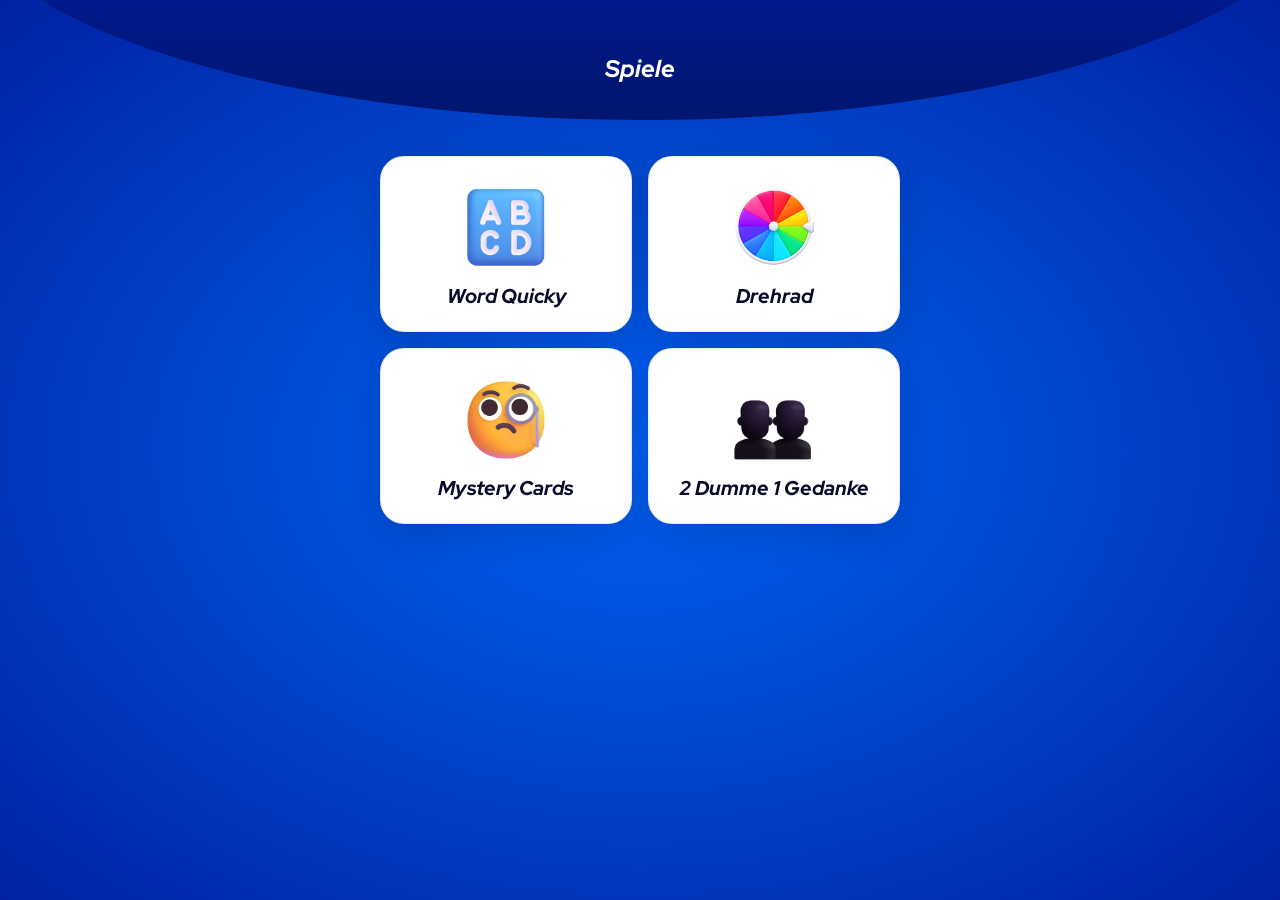
<file: index.html>
<!doctype html>
<html lang="de">
<head>
  <meta charset="utf-8" />
  <meta name="viewport" content="width=device-width, initial-scale=1, viewport-fit=cover" />
  <meta name="theme-color" content="#00198c" />
  <meta name="apple-mobile-web-app-capable" content="yes" />
  <meta name="apple-mobile-web-app-status-bar-style" content="black-translucent" />
  <meta name="apple-mobile-web-app-title" content="Spice it up! Lab" />
  <link rel="manifest" href="manifest.webmanifest" />
  <title>Spiele</title>
  <link rel="stylesheet" href="styles.css" />
  <link rel="apple-touch-icon" sizes="180x180" href="Assets/webicon/app-icon-180.png" />
  <link rel="icon" type="image/png" sizes="32x32" href="Assets/webicon/favicon-32.png" />
</head>
<body>
  <main class="app-shell">
    <div class="game-header-bg" aria-hidden="true">
      <img class="game-header-shape" src="Assets/Games/game_header.svg" alt="" />
    </div>

    <header class="topbar">
      <span class="topbar-spacer" aria-hidden="true"></span>
      <h1>Spiele</h1>
      <span class="topbar-spacer" aria-hidden="true"></span>
    </header>

    <section class="games-stage" aria-label="Spiele auswählen">
      <div class="games-grid">
        <!--
          Neues Spiel hinzufügen:
          1. Diesen <a class="game-tile">-Block kopieren.
          2. href, Bild, Titel und aria-label ändern.
          3. Maximal zwei Kacheln stehen nebeneinander.
          Ist nur eine Kachel vorhanden, füllt sie automatisch die ganze Breite.
        -->
        <a class="game-tile" href="Games/Word%20Quicky/index.html" id="wordQuickyTile" aria-label="Word Quicky öffnen">
          <div class="game-logo-wrap">
            <img class="game-logo" src="Assets/Logo/Word_Quicky_Logo.png" alt="" />
          </div>
          <span class="game-name">Word Quicky</span>
        </a>

        <a class="game-tile" href="Games/Drehrad/index.html" id="drehradTile" aria-label="Drehrad öffnen">
          <div class="game-logo-wrap">
            <img class="game-logo" src="Assets/Logo/Drehrad_Logo.png" alt="" />
          </div>
          <span class="game-name">Drehrad</span>
        </a>

        <a class="game-tile" href="Games/Mystery%20Cards/index.html" id="mysteryCardsTile" aria-label="Mystery Cards öffnen">
          <div class="game-logo-wrap">
            <img class="game-logo" src="Assets/Logo/Mystery_Cards_Logo.png" alt="" />
          </div>
          <span class="game-name">Mystery Cards</span>
        </a>


        <a class="game-tile" href="Games/2%20Dumme%201%20Gedanke/index.html" id="zweiDummeEinGedankeTile" aria-label="2 Dumme 1 Gedanke öffnen">
          <div class="game-logo-wrap">
            <img class="game-logo" src="Assets/Logo/2Dumme_1Gedanke_Logo.png" alt="" />
          </div>
          <span class="game-name">2 Dumme 1 Gedanke</span>
        </a>

      </div>
    </section>
  </main>
  <script src="hub.js"></script>
  <script src="pwa.js"></script>
</body>
</html>
</file>
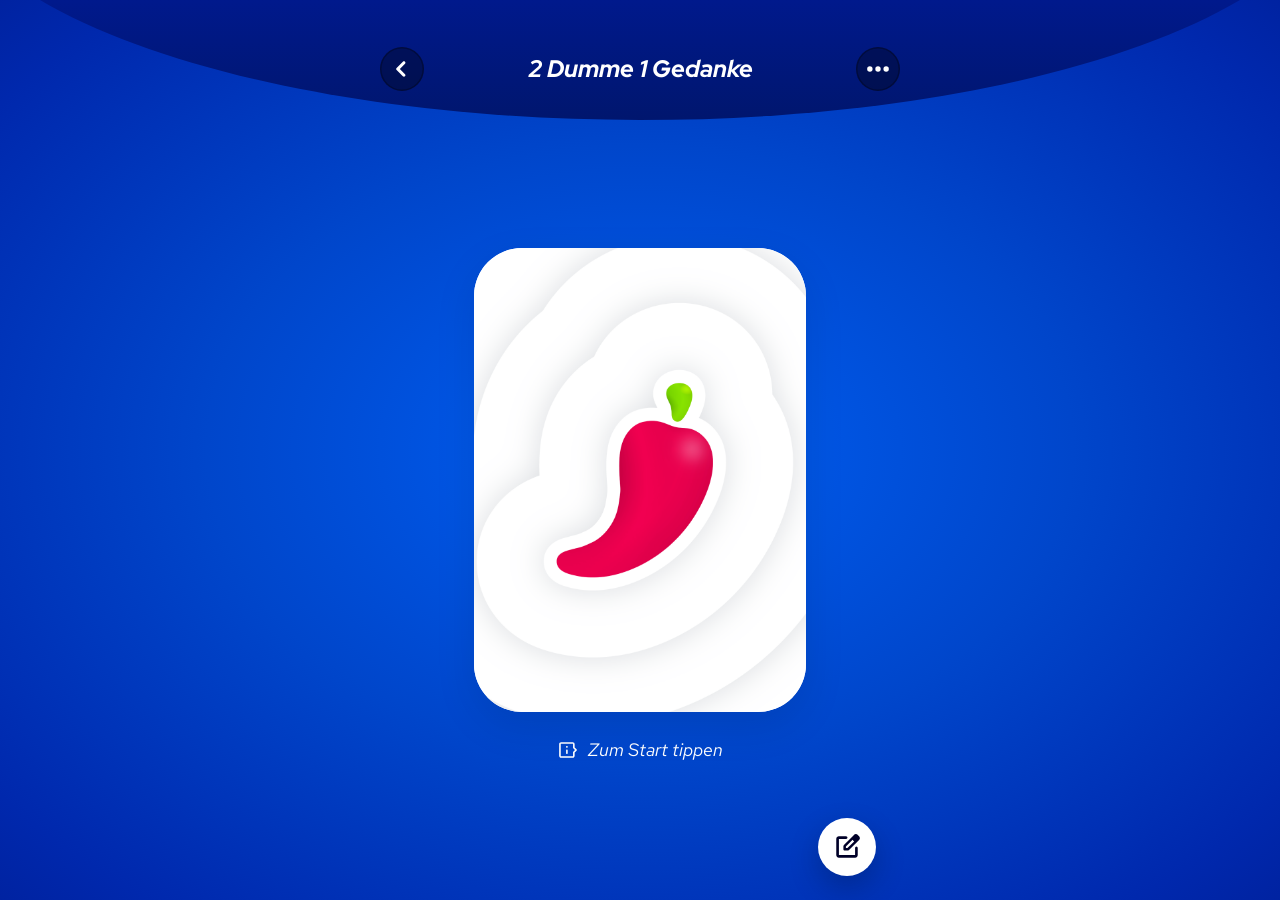
<file: Games/2 Dumme 1 Gedanke/index.html>
<!doctype html>
<html lang="de">
<head>
  <meta charset="utf-8" />
  <meta name="viewport" content="width=device-width, initial-scale=1, viewport-fit=cover, user-scalable=no" />
  <meta name="theme-color" content="#00198c" />
  <meta name="apple-mobile-web-app-capable" content="yes" />
  <meta name="apple-mobile-web-app-status-bar-style" content="black-translucent" />
  <meta name="apple-mobile-web-app-title" content="Spice it up! Lab" />
  <link rel="manifest" href="../../manifest.webmanifest" />
  <title>2 Dumme 1 Gedanke</title>
  <link rel="stylesheet" href="styles.css" />
  <link rel="apple-touch-icon" sizes="180x180" href="../../Assets/webicon/app-icon-180.png" />
  <link rel="icon" type="image/png" sizes="32x32" href="../../Assets/webicon/favicon-32.png" />
</head>
<body>
  <main class="app-shell">
    <div class="game-header-bg" aria-hidden="true">
      <img class="game-header-shape" src="../../Assets/Games/game_header.svg" alt="" />
    </div>

    <header class="topbar">
      <button class="icon-button" id="backToGamesButton" type="button" aria-label="Zurück zu Spiele">
        <img src="../../Assets/Games/back.svg" alt="" />
      </button>
      <h1>2 Dumme 1 Gedanke</h1>
      <button class="icon-button" id="settingsButton" type="button" aria-label="Einstellungen öffnen">
        <img src="../../Assets/Games/header_gamemenu.svg" alt="" />
      </button>
    </header>

    <section class="game-stage" aria-live="polite">
      <div class="card-stack" id="cardStack">
        <div class="preview-card" id="previewCard" aria-hidden="true">
          <div class="card-back preview-card-back">
            <div class="prompt-panel preview-prompt"><span id="previewPromptText"></span></div>
            <div class="result-panel preview-result">
              <div class="result-copy">
                <span class="result-prefix">Nimm oder verteil</span>
                <strong id="previewResultAmount"></strong>
              </div>
            </div>
          </div>
        </div>

        <button class="game-card" id="gameCard" type="button" aria-label="Spiel starten">
          <div class="card-inner" id="cardInner">
            <div class="card-face card-front">
              <img src="../../Assets/Games/card_background.png" alt="Chili" />
            </div>
            <div class="card-face card-back">
              <div class="prompt-panel"><span id="promptText">Spicy Intensity</span></div>
              <div class="result-panel">
                <div class="result-copy">
                  <span class="result-prefix">Nimm oder verteil</span>
                  <strong id="resultAmount">2 Strafschlücke</strong>
                </div>
              </div>
            </div>
          </div>
        </button>
      </div>

      <div class="instruction-row">
        <img src="../../Assets/Games/game_instructions.svg" alt="" />
        <span id="instructionText">Zum Start tippen</span>
      </div>
    </section>
  </main>


  <button class="thought-fab" id="thoughtFab" type="button" aria-label="Gedanke aufschreiben">
    <img src="../../Assets/Games/2_Dumme_1_Gedanke_Icon.svg" alt="" />
  </button>

  <section class="thought-overlay" id="thoughtOverlay" aria-hidden="true" hidden>
    <button class="icon-button" id="thoughtClose" type="button" aria-label="Gedankenansicht schließen">
      <img src="../../Assets/Games/2_Dumme_1_Gedanke_Close.svg" alt="" />
    </button>

    <div class="thought-display" aria-live="polite">
      <div class="thought-display-rotated">
        <span id="thoughtDisplayText">Dein Gedanke</span>
      </div>
    </div>

    <div class="thought-composer-wrap">
      <div class="thought-composer">
        <div class="thought-input-row">
          <textarea
            id="thoughtInput"
            rows="1"
            maxlength="220"
            placeholder="Dein Gedanke..."
            aria-label="Gedanke eingeben"
          ></textarea>

          <button class="thought-clear-button" id="thoughtClearButton" type="button" aria-label="Gedanken löschen">
            <img id="thoughtTrashIcon" src="../../Assets/Games/2_Dumme_1_Gedanke_Trash_Level_1.svg" alt="" />
          </button>
        </div>

        <div class="thought-instruction">
          <img src="../../Assets/Games/game_instructions.svg" alt="" />
          <span>Schreibe deinen Gedanken auf</span>
        </div>
      </div>
    </div>

    <div class="team-color-first-modal" id="teamColorFirstModal" hidden>
      <div class="team-color-first-card" role="dialog" aria-modal="true" aria-labelledby="teamColorFirstTitle">
        <h2 id="teamColorFirstTitle">Wähle eure Teamfarbe</h2>
        <p>Diese Farbe bestimmt die Schreibansicht.</p>
        <div class="team-color-grid team-color-grid-large" id="teamColorFirstGrid">
                    <button type="button" class="team-color-option" data-team-color="#FFA600" aria-label="Teamfarbe 1"></button>
          <button type="button" class="team-color-option" data-team-color="#F50800" aria-label="Teamfarbe 2"></button>
          <button type="button" class="team-color-option" data-team-color="#F500D4" aria-label="Teamfarbe 3"></button>
          <button type="button" class="team-color-option" data-team-color="#8717FF" aria-label="Teamfarbe 4"></button>
          <button type="button" class="team-color-option" data-team-color="#0032F9" aria-label="Teamfarbe 5"></button>
          <button type="button" class="team-color-option" data-team-color="#00B2FF" aria-label="Teamfarbe 6"></button>
          <button type="button" class="team-color-option" data-team-color="#00CD4E" aria-label="Teamfarbe 7"></button>
          <button type="button" class="team-color-option" data-team-color="#1E2127" aria-label="Teamfarbe 8"></button>
        </div>
      </div>
    </div>
  </section>

  <div class="sheet-scrim" id="sheetScrim" hidden></div>
  <section class="settings-sheet" id="settingsSheet" aria-hidden="true" aria-label="Spiel-Einstellungen">
    <div class="sheet-scroll">
      <div class="setting-card">
        <div class="setting-title-row">
          <img src="../../Assets/Games/Intensity_Spicy.svg" alt="" />
          <h2>Spicy Intensity</h2>
        </div>
        <div class="level-grid" id="spicyLevels"></div>
        <div class="setting-summary" id="spicySummary">
          <strong>Soft</strong>
          <span>Null intime &amp; sensible Inhalte</span>
        </div>
      </div>

      <div class="setting-card">
        <div class="setting-title-row">
          <img src="../../Assets/Games/Intensity_Suff.svg" alt="" />
          <h2>Suff Intensity</h2>
        </div>
        <div class="level-grid" id="suffLevels"></div>
        <div class="setting-summary" id="suffSummary">
          <strong>Chillig</strong>
          <span>0 Strafschlücke</span>
        </div>
      </div>

      <div class="setting-card experimental-setting-card">
        <label class="experimental-toggle">
          <span class="toggle-copy">
            <strong>Experimentelle Suff Intensity</strong>
            <span>Alternative Wahrscheinlichkeiten verwenden</span>
          </span>
          <input id="experimentalSuffToggle" type="checkbox" />
          <span class="toggle-control" aria-hidden="true"></span>
        </label>
      </div>


      <div class="setting-card wer-wuerde-eher-card">
        <div class="wer-wuerde-header-row">
          <h2>Wer würde eher? – Kartenanteil</h2>
          <output
            class="wer-wuerde-value"
            id="werWuerdeEherValue"
            for="werWuerdeEherSlider"
          >0%</output>
        </div>

        <input
          class="wer-wuerde-slider"
          id="werWuerdeEherSlider"
          type="range"
          min="0"
          max="100"
          step="5"
          value="0"
          aria-label="Anteil der Wer würde eher Karten"
        />

        <div class="wer-wuerde-example">
          <strong>Beispiel</strong>
          <span>Wer von euch würde eher einen Screenshot an die falsche Person schicken?</span>
        </div>
      </div>

      <div class="setting-card team-color-setting-card">
        <div class="setting-title-row">
          <h2>Teamfarbe</h2>
        </div>
        <div class="team-color-grid" id="teamColorGrid" aria-label="Teamfarbe auswählen">
                    <button type="button" class="team-color-option" data-team-color="#FFA600" aria-label="Teamfarbe 1"></button>
          <button type="button" class="team-color-option" data-team-color="#F50800" aria-label="Teamfarbe 2"></button>
          <button type="button" class="team-color-option" data-team-color="#F500D4" aria-label="Teamfarbe 3"></button>
          <button type="button" class="team-color-option" data-team-color="#8717FF" aria-label="Teamfarbe 4"></button>
          <button type="button" class="team-color-option" data-team-color="#0032F9" aria-label="Teamfarbe 5"></button>
          <button type="button" class="team-color-option" data-team-color="#00B2FF" aria-label="Teamfarbe 6"></button>
          <button type="button" class="team-color-option" data-team-color="#00CD4E" aria-label="Teamfarbe 7"></button>
          <button type="button" class="team-color-option" data-team-color="#1E2127" aria-label="Teamfarbe 8"></button>
        </div>
      </div>


      <div class="setting-card guest-access-card">
        <div class="guest-access-row">
          <button class="guest-qr-button" id="guestQrButton" type="button" aria-label="Guest Access QR-Code vergrößern">
            <img src="../../Assets/Games/2_Dumme_1_Gedanke_Guest_QR.png" alt="Guest Access QR-Code" />
          </button>

          <div class="guest-access-copy">
            <h2>Guest Access</h2>
            <p class="guest-access-description">
              Teile diesen QR-Code mit Gästen, damit sie den Gedanken-Editor auf ihrem eigenen Gerät öffnen und direkt über ihr eigenes Gerät mitspielen können.
            </p>
          </div>
        </div>
      </div>

    </div>

    <button class="done-button" id="doneButton" type="button">Fertig</button>
  </section>



  <div class="guest-qr-modal" id="guestQrModal" hidden>
    <button class="guest-qr-modal-backdrop" id="guestQrModalBackdrop" type="button" aria-label="QR-Code schließen"></button>
    <div class="guest-qr-modal-card" role="dialog" aria-modal="true" aria-label="Guest Access QR-Code">
      <button class="icon-button guest-qr-close" id="guestQrClose" type="button" aria-label="QR-Code schließen">
        <img src="../../Assets/Games/2_Dumme_1_Gedanke_Close.svg" alt="" />
      </button>

      <img class="guest-qr-modal-image" src="../../Assets/Games/2_Dumme_1_Gedanke_Guest_QR.png" alt="Guest Access QR-Code" />
    </div>
  </div>


  <script src="content/spicy-level-1.js"></script>
  <script src="content/spicy-level-2.js"></script>
  <script src="content/spicy-level-3.js"></script>
  <script src="../../Suff_Intensity/suff-normal.js"></script>
  <script src="../../Suff_Intensity/suff-experimental.js"></script>
  <script src="app.js"></script>
</body>
</html>
</file>
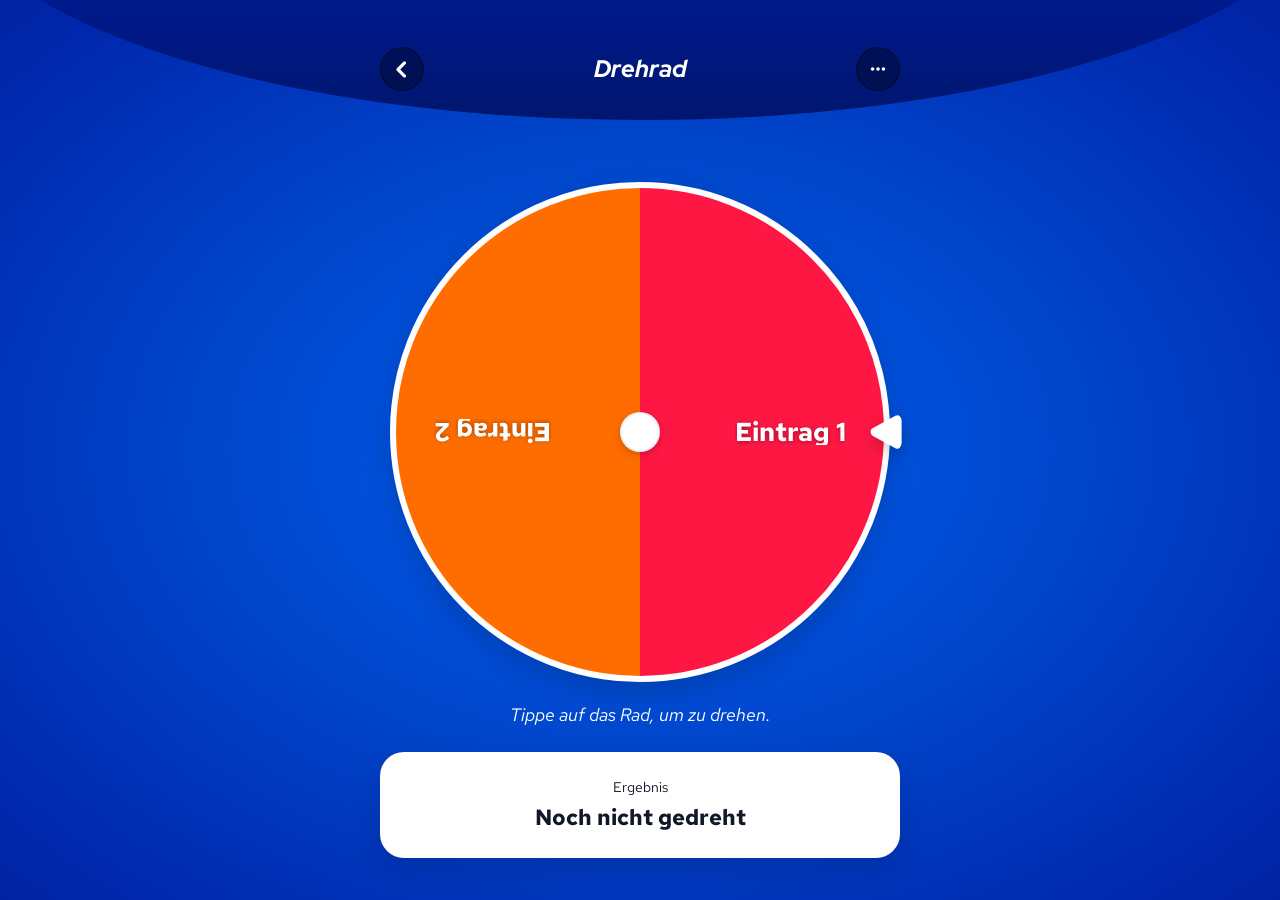
<file: Games/Drehrad/index.html>
<!DOCTYPE html>
<html lang="de">
<head>
  <meta charset="UTF-8">
  <meta name="viewport" content="width=device-width, initial-scale=1, viewport-fit=cover">
  <meta name="theme-color" content="#00198C">
  <meta name="apple-mobile-web-app-capable" content="yes">
  <meta name="apple-mobile-web-app-status-bar-style" content="black-translucent">
  <meta name="apple-mobile-web-app-title" content="Spice it up! Lab">
  <link rel="manifest" href="../../manifest.webmanifest">
  <title>Drehrad</title>
  <style>
    @font-face { font-family:"Red Hat Display"; src:url("../../Assets/Fonts/RedHatDisplayNormalExtraBold.ttf") format("truetype"); font-style:normal; font-weight:800; font-display:swap; }
    @font-face { font-family:"Red Hat Display"; src:url("../../Assets/Fonts/RedHatDisplayItalicExtraBold.ttf") format("truetype"); font-style:italic; font-weight:800; font-display:swap; }
    @font-face { font-family:"Red Hat Text"; src:url("../../Assets/Fonts/RedHatTextNormalRegular.ttf") format("truetype"); font-style:normal; font-weight:400; font-display:swap; }
    @font-face { font-family:"Red Hat Text"; src:url("../../Assets/Fonts/RedHatTextNormalBold.ttf") format("truetype"); font-style:normal; font-weight:700; font-display:swap; }
    @font-face { font-family:"Red Hat Text"; src:url("../../Assets/Fonts/RedHatTextItalicRegular.ttf") format("truetype"); font-style:italic; font-weight:400; font-display:swap; }

    :root{
      --text:#080829;
      --blue:#238CF0;
      --green:#14C300;
      --sheet:#EEF6FF;
      --line:#C7CFDA;
      --white:#fff;
      --danger:#E50055;
      --shadow:0 14px 36px rgb(0 0 0 / 12%);
    }

    *{box-sizing:border-box}
    html,body{margin:0;width:100%;height:100%;min-height:100%;}
    body{
      height:100dvh;
      min-height:100dvh;
      overflow-x:hidden;
      background:#0028AD;
      color:#fff;
      font-family:"Red Hat Text",system-ui,sans-serif;
      -webkit-tap-highlight-color:transparent;
    }
    button,input{font:inherit}
    button{-webkit-tap-highlight-color:transparent}

    .app-shell{
      position:relative;
      width:100%;
      height:100dvh;
      min-height:100dvh;
      overflow:hidden;
      background:radial-gradient(60.37% 60.37% at 50% 50%, #005FF3 0%, #0046CB 40%, #0028AD 74.58%, #00198C 100%);
    }
    .app-shell::before{
      content:"";
      position:absolute;
      inset:-20%;
      z-index:0;
      background:radial-gradient(60.37% 60.37% at 50% 50%, #005FF3 0%, #0046CB 40%, #0028AD 74.58%, #00198C 100%);
    }

    .game-header-bg{
      position:absolute;
      z-index:1;
      top:0;
      left:0;
      width:100%;
      height:120px;
      min-height:120px;
      max-height:120px;
      pointer-events:none;
      overflow:hidden;
    }
    .game-header-shape{
      position:absolute;
      top:0;
      left:50%;
      height:120px;
      min-height:120px;
      max-height:120px;
      width:auto;
      max-width:none;
      transform:translateX(-50%);
      display:block;
    }

    .topbar{
      position:relative;
      z-index:3;
      width:100%;
      height:120px;
      min-height:120px;
      max-height:120px;
      padding:max(18px,env(safe-area-inset-top)) 20px 0;
      display:grid;
      grid-template-columns:44px 1fr 44px;
      align-items:center;
      gap:12px;
    }
    .topbar h1{
      margin:0;
      text-align:center;
      font-family:"Red Hat Display",system-ui,sans-serif;
      font-size:24px;
      line-height:1;
      font-style:italic;
      font-weight:800;
      color:#fff;
    }
    .icon-button{
      width:44px;
      height:44px;
      padding:0;
      display:grid;
      place-items:center;
      border-radius:50%;
      border:.5px solid rgb(0 0 0 / 30%);
      background:rgb(0 0 0 / 30%);
      box-shadow:inset 0 0 0 .5px rgb(0 0 0 / 30%);
      color:#fff;
      cursor:pointer;
    }
    .icon-button:active{transform:scale(.97)}
    .icon-button svg,.icon-button img{width:25px;height:25px;display:block;object-fit:contain}
    .icon-button.menu svg,.icon-button.menu img{width:28px;height:16px}

    .game-stage{
      position:relative;
      z-index:2;
      min-height:calc(100dvh - 120px);
      display:flex;
      flex-direction:column;
      align-items:center;
      padding:22px 20px max(28px,env(safe-area-inset-bottom));
    }

    .wheel-area{
      width:min(100%,760px);
      display:flex;
      flex-direction:column;
      align-items:center;
      gap:18px;
    }
    .wheel-grid{
      width:100%;
      display:grid;
      gap:16px;
      align-items:start;
      justify-items:center;
    }
    .wheel-grid.single{grid-template-columns:1fr}
    .wheel-grid.double{grid-template-columns:1fr 1fr}
    .wheel-card{
      width:100%;
      display:flex;
      flex-direction:column;
      align-items:center;
      gap:10px;
    }
    .wheel-card.single-card{max-width:430px}
    .wheel-card.double-card{max-width:240px}
    .wheel-title{
      margin:0;
      min-height:18px;
      font-family:"Red Hat Text",system-ui,sans-serif;
      font-size:14px;
      font-weight:700;
      color:rgba(255,255,255,.9);
    }

    .wheel-frame{
      width:100%;
      padding:0;
      background:transparent;
      box-shadow:none;
    }
    .wheel-shell{
      position:relative;
      width:100%;
      aspect-ratio:1;
      display:grid;
      place-items:center;
      user-select:none;
    }
    .wheel-rotator{
      position:absolute;
      inset:0;
      transition:transform 1.5s cubic-bezier(.12,.73,.12,1);
      will-change:transform;
    }
    .wheel{
      position:absolute;
      inset:0;
      border-radius:50%;
      overflow:hidden;
      border:6px solid #fff;
      box-shadow:0 10px 28px rgb(0 0 0 / 18%);
      background:#1f4eff;
      cursor:pointer;
      touch-action:manipulation;
    }
    .wheel-card.disabled .wheel{opacity:.72;cursor:default}
    .labels{position:absolute;inset:0;z-index:3;pointer-events:none}
    .wheel-label{
      position:absolute;
      left:50%;
      top:50%;
      height:0;
      transform-origin:0 0;
      display:flex;
      align-items:center;
      justify-content:flex-end;
      color:#fff;
      font-family:"Red Hat Text",system-ui,sans-serif;
      font-weight:700;
      text-align:center;
      text-shadow:0 1px 5px rgba(0,0,0,.35);
      line-height:1.02;
    }
    .wheel-label span{
      display:-webkit-box;
      -webkit-box-orient:vertical;
      overflow:hidden;
      white-space:normal;
      word-break:break-word;
      overflow-wrap:anywhere;
      max-width:100%;
    }
    .wheel-center{
      position:absolute;
      z-index:4;
      width:8%;
      aspect-ratio:1;
      border-radius:50%;
      background:#fff;
      border:2px solid rgb(0 0 0 / 6%);
      box-shadow:0 3px 8px rgba(0,0,0,.18);
      pointer-events:none;
    }
    .pointer{
      position:absolute;
      right:-18px;
      top:50%;
      transform:translateY(-50%);
      width:48px;
      height:48px;
      z-index:5;
      pointer-events:none;
      filter:drop-shadow(0 5px 9px rgba(0,0,0,.22));
    }

    .hint{
      margin:0;
      min-height:26px;
      color:#fff;
      font-family:"Red Hat Text",system-ui,sans-serif;
      font-size:18px;
      line-height:1.2;
      font-style:italic;
      text-align:center;
    }

    .result-panel{
      width:min(100%,520px);
      min-height:106px;
      border-radius:24px;
      border:0;
      background:#fff;
      overflow:hidden;
      cursor:pointer;
      transition:transform .18s ease;
      color:#111827;
      box-shadow:0 10px 28px rgb(0 0 0 / 12%);
    }
    .result-panel:active{transform:scale(.99)}
    .result-single,.result-double{width:100%;min-height:106px;height:100%}
    .result-single{
      display:flex;
      flex-direction:column;
      align-items:center;
      justify-content:center;
      gap:5px;
      padding:14px 18px;
    }
    .result-double{display:grid;grid-template-columns:1fr auto 1fr;align-items:stretch}
    .result-part{
      min-height:106px;
      display:flex;
      flex-direction:column;
      align-items:center;
      justify-content:center;
      padding:12px 9px;
      text-align:center;
      color:#fff;
    }
    .result-plus{
      min-width:38px;
      display:grid;
      place-items:center;
      background:#fff;
      color:#111827;
      font-size:24px;
      font-weight:700;
    }
    .result-overline{
      font-size:14px;
      line-height:1.1;
      font-weight:400;
      margin-bottom:5px;
    }
    .result-text{
      font-size:22px;
      line-height:1.08;
      font-weight:700;
      overflow-wrap:anywhere;
      text-align:center;
    }

    .sheet-scrim{
      position:fixed;
      inset:0;
      z-index:20;
      background:rgb(0 0 0 / 22%);
      opacity:0;
      pointer-events:none;
      transition:opacity 220ms ease;
    }
    .sheet-scrim.open{opacity:1;pointer-events:auto}
    .overlay{
      position:fixed;
      z-index:21;
      left:0;
      right:0;
      bottom:0;
      height:min(88dvh,760px);
      padding:18px 16px max(16px,env(safe-area-inset-bottom));
      background:var(--sheet);
      border-radius:28px 28px 0 0;
      color:var(--text);
      transform:translateY(105%);
      transition:transform 420ms cubic-bezier(.18,.75,.18,1);
      display:grid;
      grid-template-rows:minmax(0,1fr) auto;
      gap:14px;
      overflow:hidden;
    }
    .overlay.open{transform:translateY(0)}
    .modal{
      display:contents;
    }
    .sheet-scroll{overflow-y:auto;padding:2px 6px 4px}
    .modal-header{
      background:#fff;
      border:1px solid var(--line);
      border-radius:24px;
      padding:16px;
      margin-bottom:16px;
    }
    .modal-header h2{
      margin:0 0 6px;
      font-family:"Red Hat Display",system-ui,sans-serif;
      font-size:20px;
      line-height:1.05;
      font-weight:800;
    }
    .modal-header p,.settings-sub,.small-note{
      margin:0;
      color:#626B7B;
      font-size:16px;
      line-height:1.25;
      font-weight:400;
    }
    .modal-content{display:block}
    .settings-block{
      background:#fff;
      border:1px solid var(--line);
      border-radius:24px;
      padding:16px;
      margin-bottom:16px;
    }
    .settings-block h3{
      margin:0 0 6px;
      font-family:"Red Hat Display",system-ui,sans-serif;
      font-size:20px;
      line-height:1.05;
      font-weight:800;
    }
    .settings-sub{margin-bottom:12px}
    .switch-row{
      min-height:64px;
      display:grid;
      grid-template-columns:minmax(0,1fr) auto;
      align-items:center;
      gap:16px;
      cursor:pointer;
      user-select:none;
    }
    .switch-copy{display:flex;flex-direction:column;min-width:0}
    .switch-copy strong{
      font-family:"Red Hat Display",system-ui,sans-serif;
      font-size:20px;
      line-height:1.05;
      font-weight:800;
      color:#111827;
    }
    .switch-copy span{
      margin-top:6px;
      font-family:"Red Hat Text",system-ui,sans-serif;
      font-size:16px;
      line-height:1.2;
      font-weight:400;
      color:#626B7B;
    }
    .switch-row input{position:absolute;opacity:0;pointer-events:none}
    .switch-control{
      position:relative;
      width:52px;
      height:32px;
      border-radius:999px;
      background:#C9D0DA;
      box-shadow:inset 0 0 0 1px rgb(0 0 0 / 7%);
      transition:background 180ms ease;
    }
    .switch-control::after{
      content:"";
      position:absolute;
      top:3px;
      left:3px;
      width:26px;
      height:26px;
      border-radius:50%;
      background:#fff;
      box-shadow:0 2px 7px rgb(0 0 0 / 20%);
      transition:transform 180ms ease;
    }
    .switch-row input:checked + .switch-control{background:#14C300}
    .switch-row input:checked + .switch-control::after{transform:translateX(20px)}
    .fields-group{display:flex;flex-direction:column;gap:10px}
    .field-row{
      display:grid;
      grid-template-columns:28px 1fr 40px;
      align-items:center;
      gap:10px;
    }
    .field-number{font-size:16px;font-weight:700;color:#626B7B;text-align:center}
    .entry-input{
      width:100%;
      min-height:48px;
      border-radius:14px;
      border:1px solid #D1D8E2;
      background:#F7FAFD;
      color:var(--text);
      outline:0;
      padding:0 14px;
      font-size:16px;
    }
    .entry-input::placeholder{color:#A2AABA}
    .entry-input:focus{border-color:#111827;box-shadow:0 0 0 3px rgb(35 140 240 / 12%)}
    .delete-btn{
      width:40px;
      height:40px;
      border:1px solid #D1D8E2;
      border-radius:12px;
      background:#fff;
      color:#E50055;
      font-size:16px;
      font-weight:700;
      cursor:pointer;
      display:grid;
      place-items:center;
    }
    .delete-btn:disabled{opacity:.28;cursor:default}
    .error{min-height:18px;margin-top:7px;color:var(--danger);font-size:14px;font-weight:700}
    .modal-actions{
      display:grid;
      grid-template-columns:1fr;
      justify-items:center;
      padding:0;
      background:transparent;
    }
    .modal-actions .done-button{
      width:min(184px,56vw);
      height:56px;
      border:0;
      border-radius:18px;
      background:#14C300;
      color:#fff;
      font-family:"Red Hat Text",system-ui,sans-serif;
      font-size:18px;
      font-weight:700;
      box-shadow:0 8px 22px rgb(0 0 0 / 16%);
      cursor:pointer;
    }

    .result-sheet{
      padding:20px 16px max(18px,env(safe-area-inset-bottom));
      gap:16px;
    }
    .result-modal-body{
      padding:0;
      display:flex;
      flex-direction:column;
      gap:14px;
      overflow-y:auto;
    }
    .result-sheet-title{
      margin:0;
      padding:0 2px;
      font-family:"Red Hat Display",system-ui,sans-serif;
      font-size:22px;
      line-height:1.1;
      font-weight:800;
      color:#111827;
    }
    .result-preview{
      border:0;
      outline:0;
      border-radius:24px;
      overflow:hidden;
      background:transparent;
      box-shadow:none;
    }
    .result-preview .result-single,
    .result-preview .result-double{
      min-height:104px;
    }
    .result-actions{
      display:flex;
      flex-direction:column;
      gap:10px;
    }
    .action-btn{
      width:100%;
      min-height:52px;
      padding:0 16px;
      border:1px solid #D9DEE7;
      border-radius:16px;
      background:#F5F7FA;
      color:#111827;
      font-family:"Red Hat Text",system-ui,sans-serif;
      font-size:16px;
      font-weight:700;
      cursor:pointer;
      box-shadow:none;
    }
    .action-btn:active{transform:scale(.99)}
    .action-btn.strong{
      background:#F5F7FA;
      color:#111827;
      border-color:#D9DEE7;
    }
    .result-footer{
      display:grid;
      grid-template-columns:1fr 1fr;
      gap:10px;
      padding:0;
    }
    .result-footer-btn{
      min-height:54px;
      border:0;
      border-radius:17px;
      font-family:"Red Hat Text",system-ui,sans-serif;
      font-size:16px;
      font-weight:700;
      cursor:pointer;
    }
    .result-close-btn{
      background:#EEF1F5;
      color:#111827;
    }
    .result-remove-all-btn{
      background:#E9003F;
      color:#fff;
    }
    .result-footer-btn:active{transform:scale(.99)}
    .hidden{display:none !important}

    @media (min-width:700px){
      .topbar{
        width:min(520px,calc(100vw - 48px));
        margin:0 auto;
        padding-left:0;
        padding-right:0;
        gap:20px;
      }
      .game-stage{padding-top:34px}
      .overlay{
        left:50%;
        right:auto;
        width:min(520px,calc(100vw - 40px));
        transform:translate(-50%,105%);
      }
      .overlay.open{transform:translate(-50%,0)}
      .wheel-area{gap:22px}
      .wheel-card.single-card{max-width:500px}
      .wheel-card.double-card{max-width:320px}
      .wheel-grid.double{gap:28px}
    }
    @media (max-width:420px){
      .game-stage{padding-left:16px;padding-right:16px}
      .wheel-grid.double{gap:10px}
      .wheel-frame{padding:10px;border-radius:32px}
      .pointer{width:42px;height:42px;right:-15px}
      .result-text{font-size:20px}
    }
    @media (max-height:700px){
      .game-stage{padding-top:10px}
      .wheel-card.single-card{max-width:340px}
      .wheel-area{gap:12px}
      .hint{font-size:16px}
    }
    @media (prefers-reduced-motion:reduce){
      .wheel-rotator{transition-duration:.01ms !important}
      .overlay{transition-duration:.01ms !important}
    }
  
    @media all and (display-mode: standalone){
      html,
      body{
        width:100%;
        height:100vh;
        min-height:100vh;
      }
      .app-shell{
        height:100vh;
        min-height:100vh;
      }
      .game-stage{
        min-height:calc(100vh - 120px);
      }
    }

  </style>
  <link rel="manifest" href="../../manifest.webmanifest" />
  <link rel="apple-touch-icon" sizes="180x180" href="../../Assets/webicon/app-icon-180.png" />
  <link rel="icon" type="image/png" sizes="32x32" href="../../Assets/webicon/favicon-32.png" />
</head>
<body>
  <main class="app-shell">
    <div class="game-header-bg" aria-hidden="true">
      <img class="game-header-shape" src="../../Assets/Games/game_header.svg" alt="">
    </div>

    <header class="topbar">
      <button class="icon-button" id="backToGamesButton" type="button" aria-label="Zurück zu Spiele">
        <img src="../../Assets/Games/back.svg" alt="">
      </button>
      <h1>Drehrad</h1>
      <button class="icon-button menu" id="settingsBtn" aria-label="Einstellungen öffnen" title="Einstellungen">
        <img src="../../Assets/Games/header_gamemenu.svg" alt="">
      </button>
    </header>

    <section class="game-stage">
      <section class="wheel-area">
        <div class="wheel-grid single" id="wheelGrid">
          <section class="wheel-card single-card" id="card1">
            <p class="wheel-title" id="title1"></p>
            <div class="wheel-frame">
              <div class="wheel-shell">
                <div class="wheel-rotator" id="rotator1">
                  <div class="wheel" id="wheel1" role="button" tabindex="0" aria-label="Rad 1 drehen"></div>
                  <div class="labels" id="labels1" aria-hidden="true"></div>
                </div>
                <div class="wheel-center" aria-hidden="true"></div>
                <svg class="pointer" viewBox="0 0 64 64" aria-hidden="true">
                  <path d="M14 32 Q14 28.5 17.2 26.8 L47.2 10.4 Q50.8 8.4 53.3 11.3 Q55.5 13.9 55.5 17.6 L55.5 46.4 Q55.5 50.1 53.3 52.7 Q50.8 55.6 47.2 53.6 L17.2 37.2 Q14 35.5 14 32 Z" fill="#ffffff"></path>
                </svg>
              </div>
            </div>
          </section>

          <section class="wheel-card double-card hidden" id="card2">
            <p class="wheel-title" id="title2"></p>
            <div class="wheel-frame">
              <div class="wheel-shell">
                <div class="wheel-rotator" id="rotator2">
                  <div class="wheel" id="wheel2" role="button" tabindex="0" aria-label="Rad 2 drehen"></div>
                  <div class="labels" id="labels2" aria-hidden="true"></div>
                </div>
                <div class="wheel-center" aria-hidden="true"></div>
                <svg class="pointer" viewBox="0 0 64 64" aria-hidden="true">
                  <path d="M14 32 Q14 28.5 17.2 26.8 L47.2 10.4 Q50.8 8.4 53.3 11.3 Q55.5 13.9 55.5 17.6 L55.5 46.4 Q55.5 50.1 53.3 52.7 Q50.8 55.6 47.2 53.6 L17.2 37.2 Q14 35.5 14 32 Z" fill="#ffffff"></path>
                </svg>
              </div>
            </div>
          </section>
        </div>

        <p class="hint" id="hint">Tippe auf das Rad, um zu drehen.</p>

        <section class="result-panel" id="resultPanel" aria-live="polite" role="button" tabindex="0">
          <div id="resultContent" class="result-single">
            <div class="result-overline">Ergebnis</div>
            <div class="result-text">Noch nicht gedreht</div>
          </div>
        </section>
      </section>
    </section>
  </main>

  <div class="sheet-scrim" id="settingsScrim"></div>
  <div class="overlay" id="settingsOverlay" aria-hidden="true">
    <section class="modal" role="dialog" aria-modal="true" aria-label="Einstellungen">
      <div class="sheet-scroll">
<div class="modal-content">
          <section class="settings-block">
            <label class="switch-row" for="secondWheelToggle">
              <span class="switch-copy">
                <strong>Zweites Rad</strong>
                <span>Optional ein zweites Rad verwenden</span>
              </span>
              <input id="secondWheelToggle" type="checkbox" />
              <span class="switch-control" aria-hidden="true"></span>
            </label>
          </section>

          <section class="settings-block">
            <h3>Rad 1</h3>
            <p class="settings-sub">Mindestens 2 Einträge zum Drehen, maximal 20.</p>
            <div class="fields-group" id="fields1"></div>
            <div class="error" id="error1"></div>
          </section>

          <section class="settings-block hidden" id="block2">
            <h3>Rad 2</h3>
            <p class="settings-sub">Eigene Einträge nur für das zweite Rad.</p>
            <div class="fields-group" id="fields2"></div>
            <div class="error" id="error2"></div>
          </section>
        </div>
      </div>

      <div class="modal-actions single-action">
        <button class="done-button" id="saveSettingsBtn" type="button">Fertig</button>
      </div>
    </section>
  </div>

  <div class="sheet-scrim" id="resultScrim"></div>
  <div class="overlay" id="resultOverlay" aria-hidden="true">
    <section class="modal result-sheet" role="dialog" aria-modal="true" aria-labelledby="resultModalTitle">
      <div class="result-modal-body">
        <h2 class="result-sheet-title" id="resultModalTitle">Ergebnis</h2>
        <div class="result-preview" id="resultPreview"></div>
        <div class="result-actions" id="resultActions"></div>
      </div>

      <div class="result-footer">
        <button class="result-footer-btn result-close-btn" id="closeResultBtn" type="button">Schließen</button>
        <button class="result-footer-btn result-remove-all-btn" id="removeBothBtn" type="button">Beide entfernen</button>
      </div>
    </section>
  </div>

  <script>

    const MAX_ENTRIES = 20;
    const SPIN_MS = 1500;

    const wheelGrid = document.getElementById("wheelGrid");
    const card1 = document.getElementById("card1");
    const card2 = document.getElementById("card2");
    const title1 = document.getElementById("title1");
    const title2 = document.getElementById("title2");
    const wheel1 = document.getElementById("wheel1");
    const wheel2 = document.getElementById("wheel2");
    const rotator1 = document.getElementById("rotator1");
    const rotator2 = document.getElementById("rotator2");
    const labels1 = document.getElementById("labels1");
    const labels2 = document.getElementById("labels2");
    const hint = document.getElementById("hint");
    const resultPanel = document.getElementById("resultPanel");
    const resultContent = document.getElementById("resultContent");
    const settingsBtn = document.getElementById("settingsBtn");

    const settingsOverlay = document.getElementById("settingsOverlay");
    const settingsScrim = document.getElementById("settingsScrim");
    const resultOverlay = document.getElementById("resultOverlay");
    const resultScrim = document.getElementById("resultScrim");
    const backToGamesButton = document.getElementById("backToGamesButton");
    const secondWheelToggle = document.getElementById("secondWheelToggle");
    const fields1 = document.getElementById("fields1");
    const fields2 = document.getElementById("fields2");
    const error1 = document.getElementById("error1");
    const error2 = document.getElementById("error2");
    const block2 = document.getElementById("block2");
    const saveSettingsBtn = document.getElementById("saveSettingsBtn");
    const cancelSettingsBtn = document.getElementById("cancelSettingsBtn");
    const resultPreview = document.getElementById("resultPreview");
    const resultNote = document.getElementById("resultNote");
    const resultActions = document.getElementById("resultActions");
    const removeBothBtn = document.getElementById("removeBothBtn");
    const closeResultBtn = document.getElementById("closeResultBtn");

    const palette = [
      "#FF1744", "#FF6D00", "#FFC400", "#76FF03", "#00E676",
      "#00E5FF", "#00B0FF", "#2979FF", "#651FFF", "#D500F9",
      "#FF4081", "#F50057", "#00C853", "#64DD17", "#FFD600",
      "#FF9100", "#FF3D00", "#3D5AFE", "#304FFE", "#AA00FF"
    ];

    function defaultState() {
      return {
        wheel1Entries: ["Eintrag 1", "Eintrag 2"],
        wheel2Entries: ["Option 1", "Option 2"],
        secondWheelEnabled: false
      };
    }

    function sanitizeEntries(items) {
      return (items || []).map(v => String(v || "").trim()).filter(Boolean).slice(0, MAX_ENTRIES);
    }

    function loadState() {
      try {
        const raw = JSON.parse(localStorage.getItem("dualWheelState"));
        if (!raw || typeof raw !== "object") return defaultState();
        return {
          wheel1Entries: sanitizeEntries(raw.wheel1Entries).length ? sanitizeEntries(raw.wheel1Entries) : defaultState().wheel1Entries,
          wheel2Entries: sanitizeEntries(raw.wheel2Entries).length ? sanitizeEntries(raw.wheel2Entries) : defaultState().wheel2Entries,
          secondWheelEnabled: Boolean(raw.secondWheelEnabled)
        };
      } catch (e) {
        return defaultState();
      }
    }

    let state = loadState();
    let draftState = null;
    let spinning = false;
    let rotation1 = 0;
    let rotation2 = 0;
    let lastResult = null;

    function saveState() {
      localStorage.setItem("dualWheelState", JSON.stringify(state));
    }

    function escapeHtml(value) {
      return String(value).replace(/&/g, "&amp;").replace(/</g, "&lt;").replace(/>/g, "&gt;").replace(/"/g, "&quot;");
    }

    function randomIndex(max) {
      if (window.crypto && window.crypto.getRandomValues) {
        const range = 0x100000000;
        const limit = range - (range % max);
        const arr = new Uint32Array(1);
        do { crypto.getRandomValues(arr); } while (arr[0] >= limit);
        return arr[0] % max;
      }
      return Math.floor(Math.random() * max);
    }

    function getVisibleRows(values) {
      const trimmed = values.map(v => String(v || "").trim());
      let highest = -1;
      trimmed.forEach((v, i) => { if (v) highest = i; });
      return Math.min(MAX_ENTRIES, Math.max(2, highest + 2));
    }

    function getTextSpec(count, textLength, wheelSize) {
      const scale = wheelSize / 320;
      let base, width, radius, lines;

      if (count <= 2) { base = 24; width = 34; radius = 21; lines = 2; }
      else if (count <= 4) { base = 18; width = 34; radius = 25; lines = 2; }
      else if (count <= 6) { base = 15; width = 34; radius = 28; lines = 2; }
      else if (count <= 10) { base = 12; width = 35; radius = 31; lines = 2; }
      else { base = 10.5; width = 36; radius = 33; lines = 2; }

      if (textLength <= 6) base += 4;
      else if (textLength <= 10) base += 2.5;
      else if (textLength <= 15) base += 1;
      else if (textLength >= 24) base -= 1.2;

      const size = Math.max(9, Math.min(26, base * scale));
      return { size, width, radius, lines };
    }

    function setWheelVisual(wheelEl, labelsEl, entries) {
      const count = entries.length || 1;
      const slice = 360 / count;
      const stops = entries.map((_, i) => {
        const start = i * slice;
        const end = (i + 1) * slice;
        return `${palette[i % palette.length]} ${start}deg ${end}deg`;
      }).join(", ");

      wheelEl.style.background = entries.length ? `conic-gradient(from 0deg, ${stops})` : "rgba(255,255,255,.18)";
      labelsEl.innerHTML = "";

      const wheelSize = wheelEl.getBoundingClientRect().width || 320;

      entries.forEach((text, i) => {
        const mid = (i + 0.5) * slice;
        const spec = getTextSpec(count, text.length, wheelSize);

        const label = document.createElement("div");
        label.className = "wheel-label";
        label.style.width = spec.width + "%";
        label.style.fontSize = spec.size + "px";
        label.style.transform = `rotate(${mid - 90}deg) translateX(${spec.radius}%)`;

        const span = document.createElement("span");
        span.textContent = text;
        span.style.webkitLineClamp = String(spec.lines);

        label.appendChild(span);
        labelsEl.appendChild(label);
      });
    }

    function canSpin() {
      if (state.wheel1Entries.length < 2) return false;
      if (state.secondWheelEnabled && state.wheel2Entries.length < 2) return false;
      return true;
    }

    function updateHint() {
      if (spinning) hint.textContent = "Die Räder drehen sich …";
      else if (canSpin()) {
        hint.textContent = state.secondWheelEnabled ? "Tippe auf ein Rad, beide drehen gleichzeitig." : "Tippe auf das Rad, um zu drehen.";
      } else if (state.secondWheelEnabled) {
        hint.textContent = "Für beide Räder werden jeweils mindestens 2 Einträge benötigt.";
      } else {
        hint.textContent = "Für das Rad werden mindestens 2 Einträge benötigt.";
      }
    }

    function renderWheels() {
      const dual = state.secondWheelEnabled;
      wheelGrid.classList.toggle("single", !dual);
      wheelGrid.classList.toggle("double", dual);
      card1.classList.toggle("single-card", !dual);
      card1.classList.toggle("double-card", dual);
      card2.classList.toggle("hidden", !dual);
      card2.classList.toggle("double-card", dual);
      title1.textContent = dual ? "Rad 1" : "";
      title2.textContent = dual ? "Rad 2" : "";
      card1.classList.toggle("disabled", state.wheel1Entries.length < 2);
      card2.classList.toggle("disabled", dual && state.wheel2Entries.length < 2);

      setWheelVisual(wheel1, labels1, state.wheel1Entries);
      if (dual) setWheelVisual(wheel2, labels2, state.wheel2Entries);

      updateHint();
    }

    function renderResultPanel() {
      if (!lastResult) {
        resultContent.className = "result-single";
        resultContent.style.background = "transparent";
        resultContent.style.color = "#111827";
        resultContent.innerHTML = `<div class="result-overline">Ergebnis</div><div class="result-text">Noch nicht gedreht</div>`;
        return;
      }

      if (!state.secondWheelEnabled || !lastResult.wheel2) {
        resultContent.className = "result-single";
        resultContent.style.background = lastResult.wheel1.color;
        resultContent.style.color = "#fff";
        resultContent.innerHTML = `<div class="result-overline">Ergebnis</div><div class="result-text">${escapeHtml(lastResult.wheel1.text)}</div>`;
      } else {
        resultContent.className = "result-double";
        resultContent.style.background = "transparent";
        resultContent.innerHTML = `
          <div class="result-part" style="background:${lastResult.wheel1.color}">
            <div class="result-overline">Rad 1</div>
            <div class="result-text">${escapeHtml(lastResult.wheel1.text)}</div>
          </div>
          <div class="result-plus">+</div>
          <div class="result-part" style="background:${lastResult.wheel2.color}">
            <div class="result-overline">Rad 2</div>
            <div class="result-text">${escapeHtml(lastResult.wheel2.text)}</div>
          </div>
        `;
      }
    }

    function spinAll() {
      if (spinning || !canSpin()) return;

      spinning = true;
      updateHint();

      const idx1 = randomIndex(state.wheel1Entries.length);
      const slice1 = 360 / state.wheel1Entries.length;
      const center1 = idx1 * slice1 + slice1 / 2;
      const desired1 = (90 - center1 + 360) % 360;
      const normalized1 = ((rotation1 % 360) + 360) % 360;
      const delta1 = (desired1 - normalized1 + 360) % 360;
      rotation1 += (5 + randomIndex(3)) * 360 + delta1;
      rotator1.style.transform = `rotate(${rotation1}deg)`;

      let result2 = null;
      if (state.secondWheelEnabled) {
        const idx2 = randomIndex(state.wheel2Entries.length);
        const slice2 = 360 / state.wheel2Entries.length;
        const center2 = idx2 * slice2 + slice2 / 2;
        const desired2 = (90 - center2 + 360) % 360;
        const normalized2 = ((rotation2 % 360) + 360) % 360;
        const delta2 = (desired2 - normalized2 + 360) % 360;
        rotation2 += (5 + randomIndex(3)) * 360 + delta2;
        rotator2.style.transform = `rotate(${rotation2}deg)`;

        result2 = { index: idx2, text: state.wheel2Entries[idx2], color: palette[idx2 % palette.length] };
      }

      const result1 = { index: idx1, text: state.wheel1Entries[idx1], color: palette[idx1 % palette.length] };

      window.setTimeout(() => {
        lastResult = { wheel1: result1, wheel2: result2 };
        spinning = false;
        renderResultPanel();
        updateHint();
        if (navigator.vibrate) navigator.vibrate(35);
      }, SPIN_MS);
    }

    function clearErrors() {
      error1.textContent = "";
      error2.textContent = "";
    }

    function syncSecondToggle() {
      secondWheelToggle.checked = draftState.secondWheelEnabled;
      block2.classList.toggle("hidden", !draftState.secondWheelEnabled);
    }

    function renderFields(which) {
      const container = which === 1 ? fields1 : fields2;
      const key = which === 1 ? "wheel1Entries" : "wheel2Entries";
      const values = draftState[key].slice();
      const visibleRows = getVisibleRows(values);

      container.innerHTML = "";

      for (let i = 0; i < visibleRows; i++) {
        const row = document.createElement("div");
        row.className = "field-row";

        const num = document.createElement("div");
        num.className = "field-number";
        num.textContent = i + 1;

        const input = document.createElement("input");
        input.className = "entry-input";
        input.type = "text";
        input.maxLength = 60;
        input.placeholder = `Eintrag ${i + 1}`;
        input.value = values[i] || "";

        input.addEventListener("input", () => {
          draftState[key][i] = input.value;
          renderFields(which);
          const again = container.querySelectorAll("input")[i];
          if (again) {
            again.focus();
            const len = again.value.length;
            try { again.setSelectionRange(len, len); } catch (e) {}
          }
          clearErrors();
        });

        const del = document.createElement("button");
        del.type = "button";
        del.className = "delete-btn";
        del.textContent = "✕";
        del.title = "Eintrag löschen";
        del.disabled = !(values[i] || "").trim();
        del.addEventListener("click", () => {
          draftState[key].splice(i, 1);
          renderFields(which);
          clearErrors();
        });

        row.appendChild(num);
        row.appendChild(input);
        row.appendChild(del);
        container.appendChild(row);
      }
    }

    function openSettings() {
      draftState = {
        wheel1Entries: state.wheel1Entries.slice(),
        wheel2Entries: state.wheel2Entries.slice(),
        secondWheelEnabled: state.secondWheelEnabled
      };

      clearErrors();
      renderFields(1);
      renderFields(2);
      syncSecondToggle();

      settingsOverlay.classList.add("open");
      settingsScrim.classList.add("open");
      settingsOverlay.setAttribute("aria-hidden", "false");
      document.body.style.overflow = "hidden";

      setTimeout(() => {
        const first = fields1.querySelector("input");
        if (first) first.focus();
      }, 40);
    }

    function closeSettings() {
      settingsOverlay.classList.remove("open");
      settingsScrim.classList.remove("open");
      settingsOverlay.setAttribute("aria-hidden", "true");
      document.body.style.overflow = "";
      settingsBtn.focus();
    }

    function saveSettings() {
      clearErrors();
      const entries1 = sanitizeEntries(draftState.wheel1Entries);
      const entries2 = sanitizeEntries(draftState.wheel2Entries);
      let ok = true;

      if (entries1.length < 2) {
        error1.textContent = "Bitte für Rad 1 mindestens zwei Einträge ausfüllen.";
        ok = false;
      }

      if (draftState.secondWheelEnabled && entries2.length < 2) {
        error2.textContent = "Bitte für Rad 2 mindestens zwei Einträge ausfüllen.";
        ok = false;
      }

      if (!ok) return;

      state.wheel1Entries = entries1;
      state.wheel2Entries = entries2.length ? entries2 : ["Option 1", "Option 2"];
      state.secondWheelEnabled = draftState.secondWheelEnabled;

      saveState();
      lastResult = null;
      renderWheels();
      renderResultPanel();
      closeSettings();
    }

    function openResultModal() {
      if (!lastResult) return;

      if (!state.secondWheelEnabled || !lastResult.wheel2) {
        resultPreview.innerHTML = `
          <div class="result-single" style="background:${lastResult.wheel1.color}">
            <div class="result-overline">Ergebnis</div>
            <div class="result-text">${escapeHtml(lastResult.wheel1.text)}</div>
          </div>
        `;
        resultActions.innerHTML = `<button class="action-btn strong" id="removeWheel1Btn" type="button">Aus Rad 1 entfernen</button>`;
        removeBothBtn.classList.add("hidden");
      } else {
        resultPreview.innerHTML = `
          <div class="result-double">
            <div class="result-part" style="background:${lastResult.wheel1.color}">
              <div class="result-overline">Rad 1</div>
              <div class="result-text">${escapeHtml(lastResult.wheel1.text)}</div>
            </div>
            <div class="result-plus">+</div>
            <div class="result-part" style="background:${lastResult.wheel2.color}">
              <div class="result-overline">Rad 2</div>
              <div class="result-text">${escapeHtml(lastResult.wheel2.text)}</div>
            </div>
          </div>
        `;
        resultActions.innerHTML = `
          <button class="action-btn" id="removeWheel1Btn" type="button">Aus Rad 1 entfernen</button>
          <button class="action-btn" id="removeWheel2Btn" type="button">Aus Rad 2 entfernen</button>
        `;
        removeBothBtn.classList.remove("hidden");
      }

      const btn1 = document.getElementById("removeWheel1Btn");
      const btn2 = document.getElementById("removeWheel2Btn");
      if (btn1) btn1.addEventListener("click", () => removeDrawnEntry(1));
      if (btn2) btn2.addEventListener("click", () => removeDrawnEntry(2));

      resultOverlay.classList.add("open");
      resultScrim.classList.add("open");
      resultOverlay.setAttribute("aria-hidden", "false");
      document.body.style.overflow = "hidden";
    }

    function closeResultModal() {
      resultOverlay.classList.remove("open");
      resultScrim.classList.remove("open");
      resultOverlay.setAttribute("aria-hidden", "true");
      document.body.style.overflow = "";
      resultPanel.focus();
    }

    function removeDrawnEntry(which) {
      if (!lastResult) return;

      if (which === 1 && lastResult.wheel1) {
        const idx = state.wheel1Entries.indexOf(lastResult.wheel1.text);
        if (idx > -1) state.wheel1Entries.splice(idx, 1);
      }

      if (which === 2 && lastResult.wheel2) {
        const idx = state.wheel2Entries.indexOf(lastResult.wheel2.text);
        if (idx > -1) state.wheel2Entries.splice(idx, 1);
      }

      finishRemoval();
    }

    function removeBothDrawn() {
      if (!lastResult) return;

      if (lastResult.wheel1) {
        const idx1 = state.wheel1Entries.indexOf(lastResult.wheel1.text);
        if (idx1 > -1) state.wheel1Entries.splice(idx1, 1);
      }

      if (lastResult.wheel2) {
        const idx2 = state.wheel2Entries.indexOf(lastResult.wheel2.text);
        if (idx2 > -1) state.wheel2Entries.splice(idx2, 1);
      }

      finishRemoval();
    }

    function finishRemoval() {
      saveState();
      lastResult = null;
      renderWheels();
      renderResultPanel();
      closeResultModal();
    }

    secondWheelToggle.addEventListener("change", () => {
      draftState.secondWheelEnabled = secondWheelToggle.checked;
      syncSecondToggle();
      clearErrors();
    });

    settingsBtn.addEventListener("click", openSettings);
    saveSettingsBtn.addEventListener("click", saveSettings);
    cancelSettingsBtn?.addEventListener("click", closeSettings);

    settingsOverlay.addEventListener("click", (event) => {
      if (event.target === settingsOverlay) closeSettings();
    });

    closeResultBtn.addEventListener("click", closeResultModal);
    removeBothBtn.addEventListener("click", removeBothDrawn);

    resultOverlay.addEventListener("click", (event) => {
      if (event.target === resultOverlay) closeResultModal();
    });

    [wheel1, wheel2].forEach((wheelEl) => {
      wheelEl.addEventListener("click", spinAll);
      wheelEl.addEventListener("keydown", (event) => {
        if (event.key === "Enter" || event.key === " ") {
          event.preventDefault();
          spinAll();
        }
      });
    });

    resultPanel.addEventListener("click", openResultModal);
    resultPanel.addEventListener("keydown", (event) => {
      if (event.key === "Enter" || event.key === " ") {
        event.preventDefault();
        openResultModal();
      }
    });

    document.addEventListener("keydown", (event) => {
      if (event.key === "Escape") {
        if (settingsOverlay.classList.contains("open")) closeSettings();
        if (resultOverlay.classList.contains("open")) closeResultModal();
      }
    });

    window.addEventListener("resize", () => {
      renderWheels();
      renderResultPanel();
    });



    settingsScrim.addEventListener("click", closeSettings);
    resultScrim.addEventListener("click", closeResultModal);

    backToGamesButton.addEventListener("click", () => {
      const confirmed = window.confirm("Möchtest du das Drehrad wirklich verlassen und zurück zu Spiele?");
      if (!confirmed) return;

      if (window.parent && window.parent !== window) {
        window.parent.postMessage({ type:"drehrad:exit" }, window.location.origin);
        return;
      }

      window.location.href = "../../index.html";
    });


    renderWheels();
    renderResultPanel();
  
  </script>
</body>
</html>
</file>
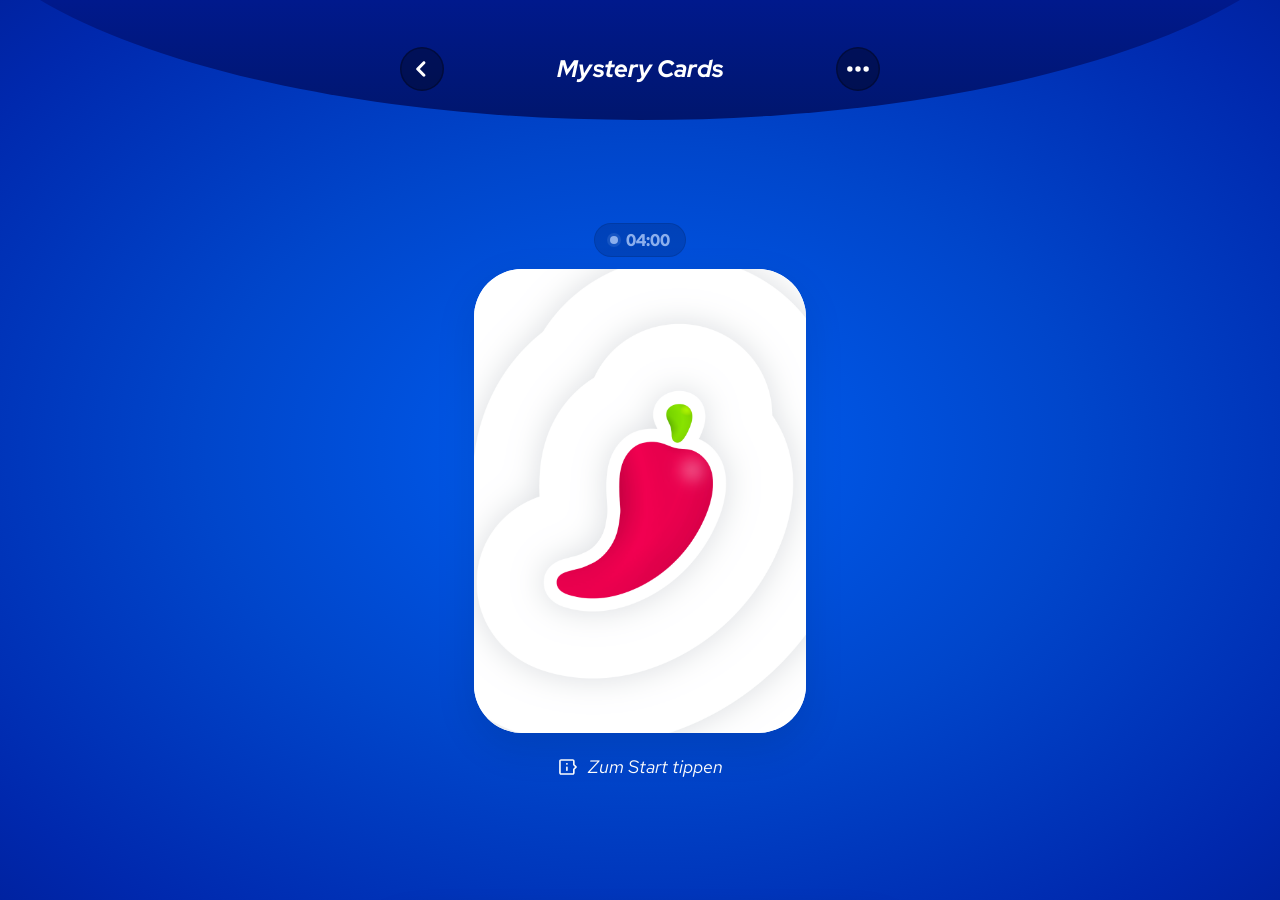
<file: Games/Mystery Cards/index.html>
<!doctype html>
<html lang="de">
<head>
  <meta charset="utf-8" />
  <meta name="viewport" content="width=device-width, initial-scale=1, viewport-fit=cover, user-scalable=no" />
  <meta name="theme-color" content="#00198c" />
  <meta name="apple-mobile-web-app-capable" content="yes" />
  <meta name="apple-mobile-web-app-status-bar-style" content="black-translucent" />
  <meta name="apple-mobile-web-app-title" content="Spice it up! Lab" />
  <link rel="manifest" href="../../manifest.webmanifest" />
  <title>Mystery Cards</title>
  <link rel="stylesheet" href="styles.css" />
  <link rel="apple-touch-icon" sizes="180x180" href="../../Assets/webicon/app-icon-180.png" />
  <link rel="icon" type="image/png" sizes="32x32" href="../../Assets/webicon/favicon-32.png" />
</head>
<body>
  <main class="app-shell">
    <div class="game-header-bg" aria-hidden="true">
      <img class="game-header-shape" src="../../Assets/Games/game_header.svg" alt="" />
    </div>

    <header class="topbar">
      <button class="icon-button" id="backToGamesButton" type="button" aria-label="Zurück zu Spiele">
        <img src="../../Assets/Games/back.svg" alt="" />
      </button>
      <h1>Mystery Cards</h1>
      <button class="icon-button" id="settingsButton" type="button" aria-label="Einstellungen öffnen">
        <img src="../../Assets/Games/header_gamemenu.svg" alt="" />
      </button>
    </header>

    <section class="game-stage" aria-live="polite">
      <div class="timer-pill" id="timerPill" aria-label="Verbleibende Zeit">
        <span class="timer-dot" aria-hidden="true"></span>
        <strong id="timerText">04:00</strong>
      </div>

      <div class="card-stack" id="cardStack">
        <div class="preview-card" id="previewCard" aria-hidden="true">
          <div class="card-back preview-card-back">
            <div class="prompt-panel is-secret">
              <div class="secret-state">
                <div class="eye-wrap">
                  <img src="../../Assets/Games/Mystery_Cards_Eye.svg" alt="" />
                </div>
                <strong>Gedrückt halten</strong>
                <span>zum Anschauen</span>
              </div>
            </div>
            <div class="result-panel" id="previewPenaltyPanel"></div>
          </div>
        </div>

        <button class="game-card" id="gameCard" type="button" aria-label="Spiel starten">
          <div class="card-inner" id="cardInner">
            <div class="card-face card-front">
              <img src="../../Assets/Games/card_background.png" alt="Mystery Cards" />
            </div>
            <div class="card-face card-back">
              <div class="prompt-panel is-secret" id="promptPanel">
                <div class="secret-state" id="secretState">
                  <div class="eye-wrap">
                    <img id="mysteryEye" src="../../Assets/Games/Mystery_Cards_Eye.svg" alt="" />
                  </div>
                  <strong>Gedrückt halten</strong>
                  <span>zum Anschauen</span>
                </div>
                <div class="revealed-state" id="revealedState" hidden>
                  <span id="promptText"></span>
                  <span class="spicy-call-badge" id="spicyCallBadge" hidden>Spicy Call !</span>
                </div>
              </div>

              <div class="result-panel" id="penaltyPanel">
                <div class="penalty-row">
                  <span>Falsch<br>geraten</span>
                  <strong id="wrongGuessPenalty"></strong>
                </div>
                <div class="penalty-row">
                  <span>Richtig<br>geraten</span>
                  <strong id="correctGuessPenalty"></strong>
                </div>
                <div class="penalty-row">
                  <span>Ansehen</span>
                  <strong id="revealPenalty"></strong>
                </div>
              </div>
            </div>
          </div>
        </button>

        <button
          class="tip-badge"
          id="tipBadge"
          type="button"
          aria-label="Tipps öffnen"
          aria-expanded="false"
          hidden
        >
          <img src="../../Assets/Games/Mystery_Cards_Tipp.svg" alt="" />
        </button>

        <div class="tip-popover" id="tipPopover" role="dialog" aria-label="Tipps" hidden>
          <div class="tip-popover-head">
            <strong>Tipps</strong>
            <button class="tip-popover-close" id="tipPopoverClose" type="button" aria-label="Tipps schließen">×</button>
          </div>

          <div class="tip-entry" id="tipEntry1">
            <div class="tip-entry-head">
              <strong>Tipp 1</strong>
              <span class="tip-entry-time" id="tipTime1">00:00</span>
            </div>
            <div class="tip-entry-body" id="tipBody1">Noch verborgen</div>
          </div>

          <div class="tip-entry" id="tipEntry2">
            <div class="tip-entry-head">
              <strong>Tipp 2</strong>
              <span class="tip-entry-time" id="tipTime2">00:00</span>
            </div>
            <div class="tip-entry-body" id="tipBody2">Noch verborgen</div>
          </div>
        </div>
      </div>

      <div class="instruction-row">
        <img src="../../Assets/Games/game_instructions.svg" alt="" />
        <span id="instructionText">Zum Start tippen</span>
      </div>
    </section>
  </main>

  <div class="tip-flash" id="tipFlash" hidden aria-live="assertive" aria-atomic="true">
    <div class="tip-flash-card">
      <div class="tip-flash-label" id="tipFlashLabel">Tipp 1</div>
      <div class="tip-flash-text" id="tipFlashText"></div>
    </div>
  </div>

  <div class="sheet-scrim" id="sheetScrim" hidden></div>
  <section class="settings-sheet" id="settingsSheet" aria-hidden="true" aria-label="Spiel-Einstellungen">
    <div class="sheet-scroll">
      <div class="setting-card">
        <div class="setting-title-row">
          <img src="../../Assets/Games/Intensity_Spicy.svg" alt="" />
          <h2>Spicy Intensity</h2>
        </div>
        <div class="level-grid" id="spicyLevels"></div>
        <div class="setting-summary" id="spicySummary">
          <strong>Soft</strong>
          <span>Leichtere Mystery Cards</span>
        </div>
      </div>

      <div class="setting-card">
        <div class="setting-title-row">
          <img src="../../Assets/Games/Intensity_Suff.svg" alt="" />
          <h2>Suff Intensity</h2>
        </div>
        <div class="level-grid" id="suffLevels"></div>
        <div class="setting-summary" id="suffSummary">
          <strong>Chillig</strong>
          <span>Bestimmt die Konsequenzen der Karte</span>
        </div>
      </div>

      <div class="setting-card experimental-setting-card">
        <label class="experimental-toggle">
          <span class="toggle-copy">
            <strong>Experimentelle Suff Intensity</strong>
            <span>Alternative Wahrscheinlichkeiten verwenden</span>
          </span>
          <input id="experimentalSuffToggle" type="checkbox" />
          <span class="toggle-control" aria-hidden="true"></span>
        </label>
      </div>

      <div class="setting-card timer-setting-card">
        <div class="setting-title-row timer-title-row">
          <h2>Zeit pro Karte</h2>
        </div>
        <div class="timer-stepper" aria-label="Zeit pro Karte einstellen">
          <button id="timerMinus" type="button" aria-label="Eine Minute weniger">−</button>
          <div class="timer-value">
            <strong id="timerSettingValue">4</strong>
            <span>Minuten</span>
          </div>
          <button id="timerPlus" type="button" aria-label="Eine Minute mehr">+</button>
        </div>
        <div class="timer-summary">
          Nach Ablauf verschwindet die Karte automatisch. Die Lösung wird nicht mehr gezeigt.
        </div>
      </div>

      <div class="setting-card directness-setting-card">
        <div class="setting-title-row">
          <h2>Direktheit</h2>
        </div>
        <div class="directness-grid" id="directnessLevels" aria-label="Direktheit einstellen">
          <button type="button" class="directness-button" data-directness="0">Aus</button>
          <button type="button" class="directness-button" data-directness="1">Würzig</button>
          <button type="button" class="directness-button" data-directness="2">Beziehungskiller</button>
        </div>
        <div class="directness-example">
          <strong>Beispiel</strong>
          <span id="directnessExample">Welche zwei Mitspieler wären das chaotischste WG-Duo?</span>
        </div>
      </div>

      <div class="setting-card spicy-cards-setting-card">
        <label class="experimental-toggle">
          <span class="toggle-copy">
            <strong>Spicy Cards</strong>
            <span>Markiert Karten, bei denen bewusst ein potenziell spicy Match gewählt werden soll.</span>
          </span>
          <input id="spicyCardsToggle" type="checkbox" />
          <span class="toggle-control" aria-hidden="true"></span>
        </label>
      </div>

      <div class="setting-card tips-setting-card">
        <label class="experimental-toggle">
          <span class="toggle-copy">
            <strong>Tipps bekommen</strong>
            <span>Blendet nach 60 % und 80 % der Kartenzeit zwei hinterlegte Hinweise ein.</span>
          </span>
          <input id="tipsToggle" type="checkbox" />
          <span class="toggle-control" aria-hidden="true"></span>
        </label>
      </div>
    </div>

    <button class="done-button" id="doneButton" type="button">Fertig</button>
  </section>

  <audio id="nextCardSound" preload="auto" src="../../Assets/Games/Mystery_Cards_Next.mp3"></audio>
  <audio id="tipSound" preload="auto" src="../../Assets/Games/Mystery_Cards_Tipp.mp3"></audio>

  <script src="content/spicy-level-1.js"></script>
  <script src="content/spicy-level-2.js"></script>
  <script src="content/spicy-level-3.js"></script>

  <!-- Mystery Cards verwendet absichtlich dieselben Suff-Dateien wie Word Quicky. -->
  <script src="../../Suff_Intensity/suff-normal.js"></script>
  <script src="../../Suff_Intensity/suff-experimental.js"></script>

  <script src="app.js"></script>
</body>
</html>
</file>
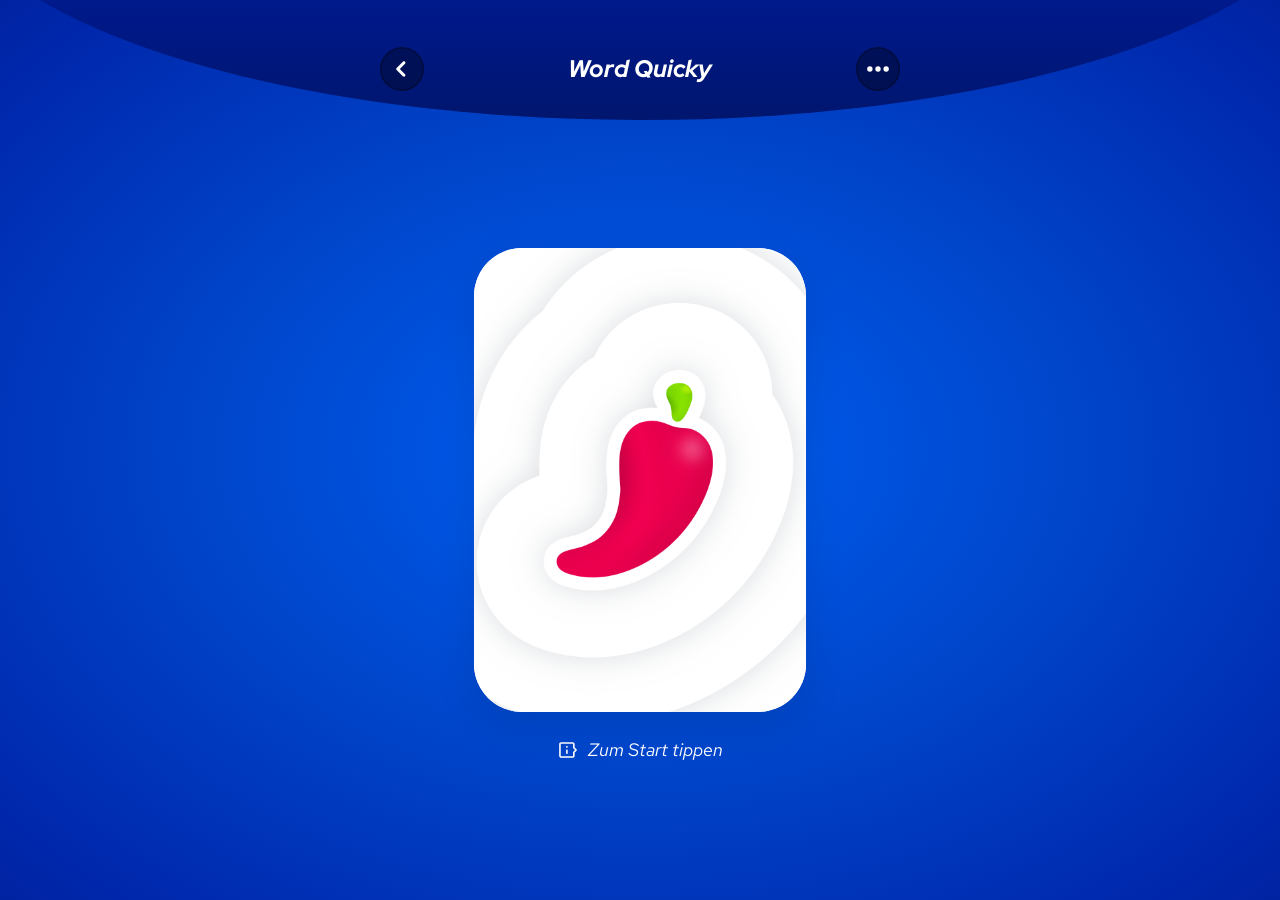
<file: Games/Word Quicky/index.html>
<!doctype html>
<html lang="de">
<head>
  <meta charset="utf-8" />
  <meta name="viewport" content="width=device-width, initial-scale=1, viewport-fit=cover, user-scalable=no" />
  <meta name="theme-color" content="#00198c" />
  <meta name="apple-mobile-web-app-capable" content="yes" />
  <meta name="apple-mobile-web-app-status-bar-style" content="black-translucent" />
  <meta name="apple-mobile-web-app-title" content="Spice it up! Lab" />
  <link rel="manifest" href="../../manifest.webmanifest" />
  <title>Word Quicky</title>
  <link rel="stylesheet" href="styles.css" />
  <link rel="apple-touch-icon" sizes="180x180" href="../../Assets/webicon/app-icon-180.png" />
  <link rel="icon" type="image/png" sizes="32x32" href="../../Assets/webicon/favicon-32.png" />
</head>
<body>
  <main class="app-shell">
    <div class="game-header-bg" aria-hidden="true">
      <img class="game-header-shape" src="../../Assets/Games/game_header.svg" alt="" />
    </div>

    <header class="topbar">
      <button class="icon-button" id="backToGamesButton" type="button" aria-label="Zurück zu Spiele">
        <img src="../../Assets/Games/back.svg" alt="" />
      </button>
      <h1>Word Quicky</h1>
      <button class="icon-button" id="settingsButton" type="button" aria-label="Einstellungen öffnen">
        <img src="../../Assets/Games/header_gamemenu.svg" alt="" />
      </button>
    </header>

    <section class="game-stage" aria-live="polite">
      <div class="card-stack" id="cardStack">
        <div class="preview-card" id="previewCard" aria-hidden="true">
          <div class="card-back preview-card-back">
            <div class="prompt-panel preview-prompt"><span id="previewPromptText"></span></div>
            <div class="result-panel preview-result">
              <div class="result-copy">
                <span class="result-prefix">Der Gewinner verteilt</span>
                <strong id="previewResultAmount"></strong>
              </div>
            </div>
          </div>
        </div>

        <button class="game-card" id="gameCard" type="button" aria-label="Spiel starten">
          <div class="card-inner" id="cardInner">
            <div class="card-face card-front">
              <img src="../../Assets/Games/card_background.png" alt="Chili" />
            </div>
            <div class="card-face card-back">
              <div class="prompt-panel"><span id="promptText">Spicy Intensity</span></div>
              <div class="result-panel">
                <div class="result-copy">
                  <span class="result-prefix">Der Gewinner verteilt</span>
                  <strong id="resultAmount">2 Strafschlücke</strong>
                </div>
              </div>
            </div>
          </div>
        </button>
      </div>

      <div class="instruction-row">
        <img src="../../Assets/Games/game_instructions.svg" alt="" />
        <span id="instructionText">Zum Start tippen</span>
      </div>
    </section>
  </main>

  <div class="sheet-scrim" id="sheetScrim" hidden></div>
  <section class="settings-sheet" id="settingsSheet" aria-hidden="true" aria-label="Spiel-Einstellungen">
    <div class="sheet-scroll">
      <div class="setting-card">
        <div class="setting-title-row">
          <img src="../../Assets/Games/Intensity_Spicy.svg" alt="" />
          <h2>Spicy Intensity</h2>
        </div>
        <div class="level-grid" id="spicyLevels"></div>
        <div class="setting-summary" id="spicySummary">
          <strong>Soft</strong>
          <span>Null intime &amp; sensible Inhalte</span>
        </div>
      </div>

      <div class="setting-card">
        <div class="setting-title-row">
          <img src="../../Assets/Games/Intensity_Suff.svg" alt="" />
          <h2>Suff Intensity</h2>
        </div>
        <div class="level-grid" id="suffLevels"></div>
        <div class="setting-summary" id="suffSummary">
          <strong>Chillig</strong>
          <span>0 Strafschlücke</span>
        </div>
      </div>

      <div class="setting-card experimental-setting-card">
        <label class="experimental-toggle">
          <span class="toggle-copy">
            <strong>Experimentelle Suff Intensity</strong>
            <span>Alternative Wahrscheinlichkeiten verwenden</span>
          </span>
          <input id="experimentalSuffToggle" type="checkbox" />
          <span class="toggle-control" aria-hidden="true"></span>
        </label>
      </div>
    </div>

    <button class="done-button" id="doneButton" type="button">Fertig</button>
  </section>

  <script src="content/spicy-level-1.js"></script>
  <script src="content/spicy-level-2.js"></script>
  <script src="content/spicy-level-3.js"></script>
  <script src="../../Suff_Intensity/suff-normal.js"></script>
  <script src="../../Suff_Intensity/suff-experimental.js"></script>
  <script src="app.js"></script>
</body>
</html>
</file>
<file: styles.css>
@font-face { font-family:"Red Hat Display"; src:url("Assets/Fonts/RedHatDisplayNormalExtraBold.ttf") format("truetype"); font-style:normal; font-weight:800; font-display:swap; }
@font-face { font-family:"Red Hat Display"; src:url("Assets/Fonts/RedHatDisplayItalicExtraBold.ttf") format("truetype"); font-style:italic; font-weight:800; font-display:swap; }
@font-face { font-family:"Red Hat Text"; src:url("Assets/Fonts/RedHatTextNormalRegular.ttf") format("truetype"); font-style:normal; font-weight:400; font-display:swap; }

* { box-sizing:border-box; }
html,body { margin:0; width:100%; height:100%; min-height:100%; }
body { height:100dvh; min-height:100dvh; overflow-x:hidden; background:#0028ad; color:#fff; font-family:"Red Hat Text",system-ui,sans-serif; -webkit-tap-highlight-color:transparent; }

.app-shell { position:relative; width:100%; height:100dvh; min-height:100dvh; overflow:hidden; background:radial-gradient(60.37% 60.37% at 50% 50%, #005FF3 0%, #0046CB 40%, #0028AD 74.58%, #00198C 100%); }
.app-shell::before { content:""; position:absolute; inset:-20%; z-index:0; background:radial-gradient(60.37% 60.37% at 50% 50%, #005FF3 0%, #0046CB 40%, #0028AD 74.58%, #00198C 100%); }



.game-header-bg {
  position:absolute;
  z-index:1;
  top:0;
  left:0;
  width:100%;
  height:120px;
  pointer-events:none;
  overflow:hidden;
}

.game-header-shape {
  position:absolute;
  top:0;
  left:50%;
  height:120px;
  width:auto;
  min-width:100%;
  max-width:none;
  transform:translateX(-50%);
  display:block;
}

.topbar { position:relative; z-index:2; width:100%; height:120px; padding:max(18px,env(safe-area-inset-top)) 20px 0; display:grid; grid-template-columns:44px 1fr 44px; align-items:center; gap:12px; }
.topbar h1 { margin:0; text-align:center; font-family:"Red Hat Display",system-ui,sans-serif; font-size:24px; line-height:1; font-style:italic; font-weight:800; color:#fff; }
.topbar-spacer { width:44px; height:44px; }

.games-stage { position:relative; z-index:2; min-height:calc(100dvh - 120px); padding:28px 20px max(32px,env(safe-area-inset-bottom)); display:flex; justify-content:center; align-items:flex-start; }
.games-grid { width:min(520px,100%); display:grid; grid-template-columns:repeat(2,minmax(0,1fr)); gap:16px; }
.game-tile { min-width:0; min-height:176px; padding:20px 16px 18px; border-radius:24px; background:#fff; border:1px solid rgb(0 0 0 / 8%); box-shadow:0 14px 36px rgb(0 0 0 / 12%); color:#080829; text-decoration:none; display:flex; flex-direction:column; align-items:center; justify-content:center; gap:14px; transition:transform 160ms ease, box-shadow 160ms ease; }
.game-tile:only-child { grid-column:1 / -1; }
.game-tile:active { transform:scale(.985); }
.game-tile:focus-visible { outline:3px solid rgb(255 255 255 / 75%); outline-offset:4px; }
.game-logo-wrap { width:88px; height:88px; display:grid; place-items:center; }
.game-logo { display:block; width:100%; height:100%; object-fit:contain; }
.game-name { font-family:"Red Hat Display",system-ui,sans-serif; font-size:20px; line-height:1.05; font-style:italic; font-weight:800; text-align:center; }

@media (min-width:700px) {
  .topbar { width:min(520px,calc(100vw - 48px)); margin:0 auto; padding-left:0; padding-right:0; }
  .games-stage { padding-top:36px; }
}

@media (max-width:420px) {
  .game-tile { min-height:164px; }
  .game-logo-wrap { width:78px; height:78px; }
}


/* =========================================================
   iOS / PWA – EIN Viewport für die Startseite
   Diese Logik hat auf der Startseite bereits korrekt funktioniert.
   ========================================================= */
@media all and (display-mode: standalone){
  html,
  body{
    width:100%;
    height:100vh;
    min-height:100vh;
    overflow:hidden;
  }

  .app-shell{
    height:100vh;
    min-height:100vh;
  }

  .games-stage{
    min-height:calc(100vh - 120px);
  }
}
</file>
<file: Games/2 Dumme 1 Gedanke/styles.css>
@font-face { font-family:"Red Hat Display"; src:url("../../Assets/Fonts/RedHatDisplayNormalExtraBold.ttf") format("truetype"); font-style:normal; font-weight:800; font-display:swap; }
@font-face { font-family:"Red Hat Display"; src:url("../../Assets/Fonts/RedHatDisplayItalicExtraBold.ttf") format("truetype"); font-style:italic; font-weight:800; font-display:swap; }
@font-face { font-family:"Red Hat Text"; src:url("../../Assets/Fonts/RedHatTextNormalRegular.ttf") format("truetype"); font-style:normal; font-weight:400; font-display:swap; }
@font-face { font-family:"Red Hat Text"; src:url("../../Assets/Fonts/RedHatTextNormalBold.ttf") format("truetype"); font-style:normal; font-weight:700; font-display:swap; }
@font-face { font-family:"Red Hat Text"; src:url("../../Assets/Fonts/RedHatTextItalicRegular.ttf") format("truetype"); font-style:italic; font-weight:400; font-display:swap; }

:root {
  --spicy-top:#329bff; --spicy-bottom:#238cf0;
  --suff-accent:#238cf0;
  --surface:#fff; --text:#080829; --card-radius:48px;
}
* { box-sizing:border-box; }
html,body { margin:0; width:100%; height:100%; min-height:100%; }
body { height:100dvh; min-height:100dvh; overflow:hidden; background:#0028ad; color:#fff; font-family:"Red Hat Text",system-ui,sans-serif; -webkit-tap-highlight-color:transparent; }
button { font:inherit; }

.app-shell { position:relative; width:100%; height:100dvh; min-height:100dvh; overflow:hidden; background:radial-gradient(60.37% 60.37% at 50% 50%, #005FF3 0%, #0046CB 40%, #0028AD 74.58%, #00198C 100%); }
.app-shell::before { content:""; position:absolute; inset:-20%; z-index:0; background:radial-gradient(60.37% 60.37% at 50% 50%, #005FF3 0%, #0046CB 40%, #0028AD 74.58%, #00198C 100%); }



.game-header-bg {
  position:absolute;
  z-index:1;
  top:0;
  left:0;
  width:100%;
  height:120px;
  pointer-events:none;
  overflow:hidden;
}

.game-header-shape {
  position:absolute;
  top:0;
  left:50%;
  height:120px;
  width:auto;
  min-width:100%;
  max-width:none;
  transform:translateX(-50%);
  display:block;
}

.topbar { position:relative; z-index:2; height:120px; padding:max(18px,env(safe-area-inset-top)) 20px 0; display:grid; grid-template-columns:44px 1fr 44px; align-items:center; gap:12px; }
.topbar h1 { margin:0; text-align:center; font-family:"Red Hat Display",system-ui,sans-serif; font-size:24px; line-height:1; font-style:italic; font-weight:800; color:#fff; }
.icon-button { width:44px; height:44px; padding:0; display:grid; place-items:center; border-radius:50%; border:.5px solid rgb(0 0 0 / 30%); background:rgb(0 0 0 / 30%); box-shadow:inset 0 0 0 .5px rgb(0 0 0 / 30%); cursor:pointer; }
.icon-button img { width:24px; height:24px; object-fit:contain; }

.game-stage { position:relative; z-index:2; min-height:calc(100dvh - 120px); display:flex; flex-direction:column; align-items:center; justify-content:center; padding:18px 20px max(26px,env(safe-area-inset-bottom)); }
.card-stack { position:relative; width:min(332px,calc(100vw - 40px)); aspect-ratio:332/464; }
.game-card,.preview-card { position:absolute; inset:0; width:100%; height:100%; border-radius:var(--card-radius); }
.game-card { z-index:2; padding:0; border:0; background:transparent; perspective:1200px; cursor:pointer; touch-action:none; will-change:transform,opacity; }
.preview-card { z-index:1; transform:scale(.94); opacity:0; pointer-events:none; transition:transform 260ms cubic-bezier(.2,.75,.2,1),opacity 180ms ease; will-change:transform; }
.card-stack.is-started .preview-card { opacity:1; }
.card-inner { position:absolute; inset:0; transform-style:preserve-3d; transition:transform 620ms cubic-bezier(.2,.75,.2,1); }
.game-card.is-flipped .card-inner { transform:rotateY(180deg); }
.card-face { position:absolute; inset:0; overflow:hidden; border-radius:var(--card-radius); backface-visibility:hidden; -webkit-backface-visibility:hidden; }
.card-front { background:#fff; box-shadow:0 14px 40px rgb(0 0 0 / 10%); }
.card-front img { width:100%; height:100%; object-fit:cover; display:block; }
.card-back { padding:16px; display:grid; grid-template-rows:1fr minmax(128px,auto); gap:16px; background:#fff; transform:rotateY(180deg); box-shadow:0 14px 40px rgb(0 0 0 / 10%); }
.preview-card-back { position:absolute; inset:0; overflow:hidden; border-radius:var(--card-radius); transform:none; }
.prompt-panel { min-height:0; border-radius:32px 32px 0 32px; display:grid; place-items:center; padding:20px; text-align:center; color:#fff; background:linear-gradient(180deg,var(--spicy-top),var(--spicy-bottom)); font-size:22px; line-height:1.15; font-weight:700; }
.result-panel { border:4px solid var(--suff-accent); border-radius:0 32px 32px 32px; display:grid; place-items:center; padding:16px; text-align:center; color:var(--suff-accent); }
.result-copy { display:flex; flex-direction:column; align-items:center; gap:4px; font-size:22px; line-height:1.2; }
.result-copy .result-prefix { font-weight:400; }
.result-copy strong { font-weight:700; }
.instruction-row { margin-top:24px; min-height:28px; display:flex; align-items:center; gap:10px; color:#fff; font-size:18px; line-height:1.2; font-style:italic; font-weight:400; }
.instruction-row img { width:20px; height:20px; flex:none; }

.sheet-scrim { position:fixed; inset:0; z-index:9; background:rgb(0 0 0 / 18%); }
.settings-sheet { position:fixed; z-index:10; left:0; right:0; bottom:0; height:min(86dvh,720px); padding:18px 16px max(16px,env(safe-area-inset-bottom)); background:#eef6ff; border-radius:28px 28px 0 0; transform:translateY(105%); transition:transform 420ms cubic-bezier(.18,.75,.18,1); display:grid; grid-template-rows:minmax(0,1fr) auto; gap:14px; color:var(--text); }
.settings-sheet.is-open { transform:translateY(0); }
.sheet-scroll { overflow-y:auto; padding:2px 6px 4px; }
.setting-card { background:#fff; border:1px solid #c7cfda; border-radius:24px; padding:16px; margin-bottom:16px; }
.setting-title-row { display:grid; grid-template-columns:24px 1fr; align-items:center; gap:8px; margin-bottom:14px; }
.setting-title-row img { width:22px; height:22px; }
.setting-title-row h2 { margin:0; font-family:"Red Hat Display",system-ui,sans-serif; font-size:20px; line-height:1; font-weight:800; }
.level-grid { display:grid; grid-template-columns:repeat(4,1fr); gap:10px; }
.level-button { position:relative; height:64px; border-radius:16px; border:2px solid var(--level-color); background:#fff; padding:7px; display:grid; place-items:center; cursor:pointer; overflow:hidden; }
.level-button img { width:48px; height:48px; object-fit:contain; display:block; }
.level-button.is-active { background:var(--level-gradient); }
.setting-summary { margin-top:14px; min-height:72px; border-radius:16px; padding:14px 16px; display:flex; flex-direction:column; justify-content:center; color:#fff; background:var(--summary-gradient); }
.setting-summary strong { font-size:16px; line-height:1.1; font-weight:700; }
.setting-summary span { margin-top:4px; font-size:16px; line-height:1.15; font-weight:400; }
.done-button { width:min(184px,56vw); height:56px; justify-self:center; border:0; border-radius:18px; background:#14c300; color:#fff; font-weight:700; font-size:18px; box-shadow:0 8px 22px rgb(0 0 0 / 16%); cursor:pointer; }

@media (max-height:700px) { .game-stage{justify-content:flex-start;padding-top:8px}.card-stack{width:min(304px,calc(100vw - 44px))}.instruction-row{margin-top:18px} }


/* Experimentelle Suff Intensity als eigene Kachel */
.experimental-setting-card {
  padding:16px;
}
.experimental-toggle {
  min-height:64px;
  display:grid;
  grid-template-columns:minmax(0,1fr) auto;
  align-items:center;
  gap:16px;
  cursor:pointer;
  user-select:none;
}
.toggle-copy { display:flex; flex-direction:column; min-width:0; }
.toggle-copy strong {
  font-family:"Red Hat Display",system-ui,sans-serif;
  font-size:20px;
  line-height:1.05;
  font-weight:800;
  color:var(--text);
}
.toggle-copy span {
  margin-top:6px;
  font-family:"Red Hat Text",system-ui,sans-serif;
  font-size:16px;
  line-height:1.2;
  font-weight:400;
  color:#626b7b;
}
.experimental-toggle input { position:absolute; opacity:0; pointer-events:none; }
.toggle-control {
  position:relative;
  width:52px;
  height:32px;
  border-radius:999px;
  background:#c9d0da;
  transition:background 180ms ease;
  box-shadow:inset 0 0 0 1px rgb(0 0 0 / 7%);
  flex:none;
}
.toggle-control::after {
  content:"";
  position:absolute;
  top:3px;
  left:3px;
  width:26px;
  height:26px;
  border-radius:50%;
  background:#fff;
  box-shadow:0 2px 7px rgb(0 0 0 / 20%);
  transition:transform 180ms ease;
}
.experimental-toggle input:checked + .toggle-control { background:#14c300; }
.experimental-toggle input:checked + .toggle-control::after { transform:translateX(20px); }
.experimental-toggle input:focus-visible + .toggle-control { outline:3px solid rgb(35 140 240 / 28%); outline-offset:2px; }


/* Desktop-Optimierung: Header-Steuerung kompakter um den Titel, Einstellungen schmaler */
@media (min-width: 700px) {
  .topbar {
    width:min(520px, calc(100vw - 48px));
    margin:0 auto;
    padding-left:0;
    padding-right:0;
    grid-template-columns:44px minmax(0,1fr) 44px;
    gap:20px;
  }

  .settings-sheet {
    left:50%;
    right:auto;
    width:min(520px, calc(100vw - 40px));
    transform:translate(-50%, 105%);
    border-radius:28px 28px 0 0;
  }

  .settings-sheet.is-open {
    transform:translate(-50%, 0);
  }
}


/* =========================================================
   2 DUMME 1 GEDANKE – SCHREIBANSICHT

   NUR HIER DIE ABSTÄNDE ÄNDERN:
   Größere Zahl = mehr Abstand / weniger Platz für den Text.
   ========================================================= */
:root{
  --gedanke-abstand-oben: 92px;
  --gedanke-abstand-rechts: 28px;
  --gedanke-abstand-unten: 36px;
  --gedanke-abstand-links: 28px;
}

/* Runder Schreibbutton unten rechts */
.thought-fab{
  position:fixed;
  z-index:6;
  right:20px;
  bottom:20px;
  width:58px;
  height:58px;
  padding:0;
  border:0;
  border-radius:50%;
  display:grid;
  place-items:center;
  background:#fff;
  box-shadow:0 12px 30px rgb(0 0 0 / 22%);
  cursor:pointer;
}
.thought-fab img{
  width:28px;
  height:28px;
  object-fit:contain;
  display:block;
}
.thought-fab:active{ transform:scale(.97); }

/* Weiße Vollbildansicht */
.thought-overlay{
  --thought-island-bg:color-mix(in srgb,var(--spicy-bottom) 7%,#fff);
  position:fixed;
  inset:0;
  z-index:30;
  width:100vw;
  height:100dvh;
  min-height:100dvh;
  display:grid;
  grid-template-rows:minmax(0,1fr) auto;
  overflow:hidden;
  background:#fff;
  color:#080829;
}
.thought-overlay[hidden]{ display:none !important; }
body.thought-is-open{ overflow:hidden; }

/* Freie Fläche für den großen, gedrehten Gedanken */
.thought-display{
  position:relative;
  min-width:0;
  min-height:0;
  overflow:hidden;

  /* DIESE VIER WERTE KOMMEN VON DEN VARIABLEN GANZ OBEN */
  padding:
    max(var(--gedanke-abstand-oben), calc(env(safe-area-inset-top) + 56px))
    max(var(--gedanke-abstand-rechts), calc(env(safe-area-inset-right) + 14px))
    var(--gedanke-abstand-unten)
    max(var(--gedanke-abstand-links), calc(env(safe-area-inset-left) + 14px));
}

.thought-display-rotated{
  position:absolute;
  left:50%;
  top:50%;
  margin:0;
  padding:0;
  transform:translate(-50%,-50%) rotate(90deg);
  transform-origin:center center;
  display:flex;
  align-items:center;
  justify-content:center;
  text-align:center;
  overflow:visible;
}

.thought-display-rotated #thoughtDisplayText{
  display:block;
  width:auto;
  max-width:100%;
  height:auto;
  margin:0;
  padding:0;
  color:var(--spicy-bottom);
  font-family:"Red Hat Display",system-ui,sans-serif;
  font-style:italic;
  font-weight:800;
  line-height:.92;
  letter-spacing:-.025em;
  text-align:center;

  /* Nur an Leerzeichen umbrechen, niemals mitten im Wort */
  white-space:normal;
  overflow-wrap:normal;
  word-wrap:normal;
  word-break:keep-all;
  hyphens:none;
}

/* Eingabe-Insel unten */
.thought-composer-wrap{
  width:100%;
  flex:none;
  padding:0 16px max(16px,env(safe-area-inset-bottom));
  display:flex;
  justify-content:center;
  background:#fff;
}
.thought-composer{
  width:min(100%,560px);
  padding:14px;
  border:1px solid color-mix(in srgb,var(--spicy-bottom) 14%,#dfe5ec);
  border-radius:24px;
  background:var(--thought-island-bg);
  box-shadow:0 10px 28px rgb(0 0 0 / 8%);
}
.thought-composer textarea{
  display:block;
  width:100%;
  min-height:54px;
  max-height:128px;
  resize:none;
  overflow-y:auto;
  padding:15px 16px;
  border:1.5px solid color-mix(in srgb,var(--spicy-bottom) 20%,#c8d0dc);
  border-radius:17px;
  outline:none;
  background:#fff;
  color:#080829;
  font-family:"Red Hat Text",system-ui,sans-serif;
  font-size:18px;
  line-height:1.25;
  font-weight:400;
}
.thought-composer textarea:focus{
  border-color:var(--spicy-bottom);
  box-shadow:0 0 0 3px color-mix(in srgb,var(--spicy-bottom) 13%,transparent);
}
.thought-composer textarea::placeholder{ color:#8a93a1; }

.thought-instruction{
  margin:10px 0 0;
  min-height:24px;
  display:flex;
  align-items:center;
  justify-content:center;
  gap:9px;
  color:#000028;
  text-align:center;
  font-size:16px;
  line-height:1.2;
  font-style:italic;
  font-weight:400;
}
.thought-instruction img{
  width:19px;
  height:19px;
  flex:none;
  filter:brightness(0) saturate(100%);
}

/* Schließen-Button: Optik kommt ausschließlich von .icon-button */
#thoughtClose{
  position:absolute;
  z-index:4;
  top:max(18px,calc(env(safe-area-inset-top) + 10px));
  right:18px;
}

@media (min-width:700px){
  .thought-fab{
    right:max(28px,calc((100vw - 520px)/2 + 24px));
    bottom:24px;
  }
  #thoughtClose{
    right:max(30px,calc((100vw - 520px)/2 + 24px));
  }
}


/* Intelligenter Umbruch: nur zwischen vollständigen Wörtern */
.thought-display-rotated #thoughtDisplayText{
  white-space:normal;
  overflow-wrap:normal;
  word-break:keep-all;
  hyphens:none;
}
.thought-display-rotated #thoughtDisplayText .thought-line{
  display:block;
  white-space:nowrap;
}

/* =========================================================
   iOS / PWA FULLSCREEN – Top-Level-Spielseite

   Kein iframe mehr:
   Jede Spielseite benutzt dieselbe Höhenstrategie wie die
   funktionierende Startseite.
   ========================================================= */
@media all and (display-mode: standalone){
  html,
  body{
    width:100%;
    height:100vh;
    min-height:100vh;
  }

  .app-shell{
    height:100vh;
    min-height:100vh;
  }

  .game-stage{
    min-height:calc(100vh - 120px);
  }
}


/* Schreibansicht folgt im Standalone-Modus ebenfalls exakt der Seitenhöhe. */
@media all and (display-mode: standalone){
  .thought-overlay{
    height:100vh;
    min-height:100vh;
  }
}

/* Feintuning: großer Gedanke etwas näher an der Eingabe-Insel. */
:root{
  --gedanke-text-versatz-nach-unten:26px;
}
.thought-display-rotated{
  top:calc(50% + var(--gedanke-text-versatz-nach-unten)) !important;
}



/* Löschen-Button direkt neben dem Gedankenfeld */
.thought-input-row{
  display:grid;
  grid-template-columns:minmax(0,1fr) 48px;
  gap:10px;
  align-items:stretch;
}
.thought-input-row textarea{ min-width:0; }

.thought-clear-button{
  width:48px;
  min-width:48px;
  height:54px;
  padding:0;
  border:1.5px solid color-mix(in srgb,var(--spicy-bottom) 20%,#c8d0dc);
  border-radius:17px;
  display:grid;
  place-items:center;
  background:#fff;
  cursor:pointer;
}
.thought-clear-button:active{ transform:scale(.97); }
.thought-clear-button img{
  width:22px;
  height:22px;
  display:block;
  object-fit:contain;
}


/* =========================================================
   TEAMFARBE – unabhängig von Spicy Intensity
   Grau, bis eine Farbe gewählt wurde.
   ========================================================= */
:root{
  --team-color:#6B7280;
  --team-color-soft:color-mix(in srgb,var(--team-color) 7%,#fff);
}

.thought-overlay{
  --thought-island-bg:var(--team-color-soft) !important;
}

.thought-display-rotated #thoughtDisplayText{
  color:var(--team-color) !important;
  font-style:normal !important;
  font-weight:900 !important;
}

.thought-composer{
  background:var(--team-color-soft) !important;
  border-color:color-mix(in srgb,var(--team-color) 16%,#dfe5ec) !important;
}

.thought-composer textarea{
  border-color:color-mix(in srgb,var(--team-color) 22%,#c8d0dc) !important;
}

.thought-composer textarea:focus{
  border-color:var(--team-color) !important;
  box-shadow:0 0 0 3px color-mix(in srgb,var(--team-color) 13%,transparent) !important;
}

.thought-clear-button{
  border-color:color-mix(in srgb,var(--team-color) 22%,#c8d0dc) !important;
}

.team-color-grid{
  display:grid;
  grid-template-columns:repeat(5,minmax(0,1fr));
  gap:10px;
}
.team-color-option{
  position:relative;
  aspect-ratio:1;
  min-width:0;
  border:3px solid #fff;
  border-radius:50%;
  background:var(--swatch,#6B7280);
  box-shadow:0 0 0 1px rgba(0,0,40,.12);
  cursor:pointer;
}
.team-color-option.is-active::after{
  content:"";
  position:absolute;
  inset:5px;
  border:3px solid #fff;
  border-radius:50%;
  box-shadow:0 0 0 2px #000028;
}

.team-color-first-modal{
  position:absolute;
  inset:0;
  z-index:8;
  display:grid;
  place-items:center;
  padding:24px;
  background:rgba(255,255,255,.82);
  backdrop-filter:blur(12px);
  -webkit-backdrop-filter:blur(12px);
}
.team-color-first-modal[hidden]{display:none !important;}
.team-color-first-card{
  width:min(420px,100%);
  padding:22px;
  border-radius:28px;
  background:#fff;
  box-shadow:0 18px 60px rgba(0,0,40,.18);
  text-align:center;
}
.team-color-first-card h2{
  margin:0;
  color:#000028;
  font-family:"Red Hat Display",system-ui,sans-serif;
  font-size:24px;
  line-height:1.1;
  font-weight:800;
}
.team-color-first-card p{
  margin:8px 0 18px;
  color:#667085;
  font-family:"Red Hat Text",system-ui,sans-serif;
  font-size:15px;
  line-height:1.35;
}


/* Aktuelle 8 Teamfarben */
.team-color-option[data-team-color="#FFA600"]{--swatch:#FFA600}
.team-color-option[data-team-color="#F50800"]{--swatch:#F50800}
.team-color-option[data-team-color="#F500D4"]{--swatch:#F500D4}
.team-color-option[data-team-color="#8717FF"]{--swatch:#8717FF}
.team-color-option[data-team-color="#0032F9"]{--swatch:#0032F9}
.team-color-option[data-team-color="#00B2FF"]{--swatch:#00B2FF}
.team-color-option[data-team-color="#00CD4E"]{--swatch:#00CD4E}
.team-color-option[data-team-color="#1E2127"]{--swatch:#1E2127}


/* Teamfarben: 4 Farben pro Reihe */
.team-color-grid{
  grid-template-columns:repeat(4,minmax(0,1fr)) !important;
}


/* Teamfarben kompakter darstellen */
.team-color-grid{
  grid-template-columns:repeat(4,44px) !important;
  justify-content:center;
  gap:12px !important;
}

.team-color-option{
  width:44px !important;
  height:44px !important;
  aspect-ratio:auto !important;
  border-radius:50% !important;
  padding:0 !important;
}


/* Teamfarben – optisch an die restlichen Settings angepasst */
.team-color-setting-card{
  padding-top:18px;
  padding-bottom:18px;
}

.team-color-grid{
  grid-template-columns:repeat(4,54px) !important;
  justify-content:center;
  align-items:center;
  column-gap:16px !important;
  row-gap:14px !important;
  margin-top:12px;
}

.team-color-option{
  width:54px !important;
  height:54px !important;
  aspect-ratio:auto !important;
  padding:0 !important;
  border-radius:18px !important;
  border:3px solid #fff !important;
  box-shadow:
    0 0 0 1px rgba(0,0,40,.10),
    0 5px 14px rgba(0,0,40,.10) !important;
  transition:transform .14s ease, box-shadow .14s ease;
}

.team-color-option:active{
  transform:scale(.96);
}

.team-color-option.is-active{
  box-shadow:
    0 0 0 3px #000028,
    0 6px 16px rgba(0,0,40,.14) !important;
}

.team-color-option.is-active::after{
  content:"";
  position:absolute;
  inset:7px;
  border:2px solid rgba(255,255,255,.95);
  border-radius:11px;
  box-shadow:none;
}

/* Im ersten Auswahl-Popup etwas großzügiger, aber nicht riesig */
.team-color-first-card .team-color-grid{
  margin-top:16px;
  column-gap:16px !important;
  row-gap:16px !important;
}


/* Teamfarben – breitere Farbkacheln, cleaner Active-State */
.team-color-grid{
  grid-template-columns:repeat(4,64px) !important;
  justify-content:center;
  column-gap:14px !important;
  row-gap:14px !important;
}

.team-color-option{
  width:64px !important;
  height:48px !important;
  aspect-ratio:auto !important;
  border-radius:16px !important;
  border:0 !important;
  box-shadow:0 4px 12px rgba(0,0,40,.10) !important;
}

.team-color-option.is-active{
  outline:3px solid #000028 !important;
  outline-offset:3px !important;
  box-shadow:0 5px 14px rgba(0,0,40,.14) !important;
}

.team-color-option.is-active::after{
  content:none !important;
}


/* Teamfarben – nutzt die verfügbare Breite sauber aus */
.team-color-setting-card .team-color-grid,
.team-color-first-card .team-color-grid{
  width:100%;
  grid-template-columns:repeat(4,minmax(0,1fr)) !important;
  justify-content:stretch !important;
  column-gap:10px !important;
  row-gap:10px !important;
  margin-top:12px;
}

.team-color-setting-card .team-color-option,
.team-color-first-card .team-color-option{
  width:100% !important;
  height:54px !important;
  min-width:0 !important;
  border-radius:16px !important;
  border:0 !important;
  outline:none !important;
  box-shadow:0 4px 12px rgba(0,0,40,.10) !important;
}

.team-color-setting-card .team-color-option.is-active,
.team-color-first-card .team-color-option.is-active{
  box-shadow:
    0 0 0 3px #000028,
    0 5px 14px rgba(0,0,40,.14) !important;
}

.team-color-setting-card .team-color-option.is-active::after,
.team-color-first-card .team-color-option.is-active::after{
  content:none !important;
}

/* Das First-Open-Popup darf die Auswahl breit und ruhig präsentieren */
.team-color-first-card{
  width:min(460px,calc(100% - 8px)) !important;
  padding:22px 20px 20px !important;
}

.team-color-first-card .team-color-grid{
  margin-top:16px;
}

/* Auf schmaleren Geräten bleiben die Kacheln breit, aber nicht zu hoch */
@media (max-width:390px){
  .team-color-setting-card .team-color-grid,
  .team-color-first-card .team-color-grid{
    column-gap:8px !important;
    row-gap:9px !important;
  }

  .team-color-setting-card .team-color-option,
  .team-color-first-card .team-color-option{
    height:50px !important;
    border-radius:15px !important;
  }
}


/* Ausgewählte Teamfarbe:
   Farbe -> dünner weißer Rahmen -> dunkler Außenrahmen */
.team-color-setting-card .team-color-option.is-active,
.team-color-first-card .team-color-option.is-active{
  box-shadow:
    0 0 0 2px #ffffff,
    0 0 0 5px #000028,
    0 5px 14px rgba(0,0,40,.14) !important;
}

.team-color-setting-card .team-color-option.is-active::after,
.team-color-first-card .team-color-option.is-active::after{
  content:none !important;
}


/* =========================================================
   GUEST ACCESS
   ========================================================= */
.guest-access-card{
  text-align:left;
}

.guest-qr-button{
  width:128px;
  height:128px;
  margin:16px auto 12px;
  padding:10px;
  border:1px solid rgba(0,0,40,.08);
  border-radius:20px;
  display:grid;
  place-items:center;
  background:#fff;
  box-shadow:0 5px 16px rgba(0,0,40,.08);
  cursor:pointer;
}

.guest-qr-button:active{
  transform:scale(.98);
}

.guest-qr-button img{
  width:100%;
  height:100%;
  display:block;
  object-fit:contain;
}

.guest-access-description{
  margin:0 auto;
  max-width:420px;
  color:#8a93a1;
  font-family:"Red Hat Text",system-ui,sans-serif;
  font-size:14px;
  line-height:1.4;
  text-align:center;
}

/* Großansicht des QR-Codes */
.guest-qr-modal{
  position:fixed;
  inset:0;
  z-index:80;
  display:grid;
  place-items:center;
  padding:24px;
}

.guest-qr-modal[hidden]{
  display:none !important;
}

.guest-qr-modal-backdrop{
  position:absolute;
  inset:0;
  width:100%;
  height:100%;
  padding:0;
  border:0;
  background:rgba(0,0,40,.36);
  backdrop-filter:blur(5px);
  -webkit-backdrop-filter:blur(5px);
}

.guest-qr-modal-card{
  position:relative;
  z-index:1;
  width:min(88vw,430px);
  aspect-ratio:1;
  padding:26px;
  border-radius:30px;
  display:grid;
  place-items:center;
  background:#fff;
  box-shadow:0 20px 70px rgba(0,0,40,.22);
}

.guest-qr-modal-image{
  width:100%;
  height:100%;
  object-fit:contain;
  display:block;
}

.guest-qr-close{
  position:absolute !important;
  top:12px !important;
  right:12px !important;
  z-index:2;
}


/* Guest Access: QR und Erklärung nebeneinander */
.guest-access-content{
  display:grid;
  grid-template-columns:112px minmax(0,1fr);
  gap:16px;
  align-items:center;
  margin-top:14px;
}

.guest-access-content .guest-qr-button{
  width:112px !important;
  height:112px !important;
  margin:0 !important;
  padding:9px !important;
  border-radius:18px !important;
}

.guest-access-content .guest-access-description{
  margin:0 !important;
  max-width:none !important;
  text-align:left !important;
  font-size:14px;
  line-height:1.45;
}

/* QR-Großansicht liegt sicher über Settings und Editor */
.guest-qr-modal{
  z-index:120 !important;
}

.guest-qr-modal-card{
  width:min(86vw,390px) !important;
  aspect-ratio:1 !important;
  padding:28px !important;
}

@media (max-width:390px){
  .guest-access-content{
    grid-template-columns:100px minmax(0,1fr);
    gap:14px;
  }

  .guest-access-content .guest-qr-button{
    width:100px !important;
    height:100px !important;
  }

  .guest-access-content .guest-access-description{
    font-size:13.5px;
  }
}


/* Guest Access: Überschrift + Erklärung rechts neben dem QR-Code */
.guest-access-row{
  display:grid;
  grid-template-columns:112px minmax(0,1fr);
  gap:16px;
  align-items:center;
  margin-top:2px;
}

.guest-access-copy{
  min-width:0;
}

.guest-access-copy h2{
  margin:0 0 7px;
  font-family:"Red Hat Display",system-ui,sans-serif;
  font-size:20px;
  line-height:1;
  font-weight:800;
  color:#000028;
}

.guest-access-row .guest-qr-button{
  width:112px !important;
  height:112px !important;
  margin:0 !important;
}

.guest-access-row .guest-access-description{
  margin:0 !important;
  max-width:none !important;
  text-align:left !important;
}

/* QR-Popup: mehr Weißraum, damit QR-Code und X sauber getrennt sind */
.guest-qr-modal-card{
  width:min(90vw,430px) !important;
  aspect-ratio:auto !important;
  padding:54px 34px 34px !important;
  border-radius:30px !important;
}

.guest-qr-modal-image{
  width:100% !important;
  height:auto !important;
  max-width:330px !important;
  aspect-ratio:1 !important;
  object-fit:contain !important;
  display:block !important;
  margin:0 auto !important;
}

.guest-qr-close{
  top:12px !important;
  right:12px !important;
}

@media (max-width:390px){
  .guest-access-row{
    grid-template-columns:100px minmax(0,1fr);
    gap:14px;
  }

  .guest-access-row .guest-qr-button{
    width:100px !important;
    height:100px !important;
  }

  .guest-access-copy h2{
    font-size:19px;
  }

  .guest-qr-modal-card{
    width:min(92vw,390px) !important;
    padding:52px 28px 30px !important;
  }

  .guest-qr-modal-image{
    max-width:300px !important;
  }
}


/* =========================================================
   WER WÜRDE EHER? – KARTENANTEIL
   ========================================================= */
.wer-wuerde-eher-card{
  padding:20px;
}

.wer-wuerde-header-row{
  display:grid;
  grid-template-columns:minmax(0,1fr) 70px;
  gap:14px;
  align-items:center;
  margin-bottom:13px;
}

.wer-wuerde-header-row h2{
  margin:0;
  min-width:0;
  color:#000028;
  font-family:"Red Hat Display",system-ui,sans-serif;
  font-size:20px;
  line-height:1.1;
  font-weight:800;
  white-space:nowrap;
}

.wer-wuerde-value{
  height:44px;
  padding:0 8px;
  border:2px solid #D7DEE8;
  border-radius:14px;
  display:flex;
  align-items:center;
  justify-content:center;
  background:#fff;
  color:#000028;
  font-family:"Red Hat Text",system-ui,sans-serif;
  font-size:16px;
  line-height:1;
  font-weight:700;
  font-variant-numeric:tabular-nums;
}

.wer-wuerde-slider{
  --slider-progress:0%;
  width:100%;
  height:36px;
  margin:0;
  appearance:none;
  -webkit-appearance:none;
  background:transparent;
  cursor:pointer;
  touch-action:pan-y;
}

.wer-wuerde-slider::-webkit-slider-runnable-track{
  height:10px;
  border-radius:999px;
  background:
    linear-gradient(
      90deg,
      #00C900 0,
      #00C900 var(--slider-progress),
      #E6EAF0 var(--slider-progress),
      #E6EAF0 100%
    );
}

.wer-wuerde-slider::-webkit-slider-thumb{
  appearance:none;
  -webkit-appearance:none;
  width:28px;
  height:28px;
  margin-top:-9px;
  border:4px solid #fff;
  border-radius:50%;
  background:#00C900;
  box-shadow:
    0 0 0 2px #00A900,
    0 3px 8px rgba(0,0,40,.16);
}

.wer-wuerde-slider::-moz-range-track{
  height:10px;
  border:0;
  border-radius:999px;
  background:#E6EAF0;
}

.wer-wuerde-slider::-moz-range-progress{
  height:10px;
  border-radius:999px;
  background:#00C900;
}

.wer-wuerde-slider::-moz-range-thumb{
  width:22px;
  height:22px;
  border:4px solid #fff;
  border-radius:50%;
  background:#00C900;
  box-shadow:
    0 0 0 2px #00A900,
    0 3px 8px rgba(0,0,40,.16);
}

.wer-wuerde-example{
  margin-top:14px;
  padding:15px 17px 16px;
  border-radius:20px;
  display:grid;
  gap:6px;
  background:#F2F5F9;
}

.wer-wuerde-example strong{
  color:#667085;
  font-family:"Red Hat Text",system-ui,sans-serif;
  font-size:14px;
  line-height:1.2;
  font-weight:700;
}

.wer-wuerde-example span{
  color:#000028;
  font-family:"Red Hat Text",system-ui,sans-serif;
  font-size:15px;
  line-height:1.4;
  font-weight:400;
}

@media (max-width:390px){
  .wer-wuerde-header-row{
    grid-template-columns:minmax(0,1fr) 64px;
    gap:10px;
  }

  .wer-wuerde-header-row h2{
    font-size:18px;
    letter-spacing:-.01em;
  }

  .wer-wuerde-value{
    height:42px;
    font-size:15px;
  }
}
</file>
<file: Games/Mystery Cards/styles.css>
@font-face { font-family:"Red Hat Display"; src:url("../../Assets/Fonts/RedHatDisplayNormalExtraBold.ttf") format("truetype"); font-style:normal; font-weight:800; font-display:swap; }
@font-face { font-family:"Red Hat Display"; src:url("../../Assets/Fonts/RedHatDisplayItalicExtraBold.ttf") format("truetype"); font-style:italic; font-weight:800; font-display:swap; }
@font-face { font-family:"Red Hat Text"; src:url("../../Assets/Fonts/RedHatTextNormalRegular.ttf") format("truetype"); font-style:normal; font-weight:400; font-display:swap; }
@font-face { font-family:"Red Hat Text"; src:url("../../Assets/Fonts/RedHatTextNormalBold.ttf") format("truetype"); font-style:normal; font-weight:700; font-display:swap; }
@font-face { font-family:"Red Hat Text"; src:url("../../Assets/Fonts/RedHatTextItalicRegular.ttf") format("truetype"); font-style:italic; font-weight:400; font-display:swap; }

:root {
  --spicy-top:#329BFF;
  --spicy-bottom:#238CF0;
  --suff-accent:#238CF0;
  --card-radius:48px;
  --text:#080829;
}
*{box-sizing:border-box}
html,body{margin:0;width:100%;height:100%;min-height:100%}
body{
  height:100dvh;
  min-height:100dvh;
  overflow:hidden;
  background:#0028AD;
  color:#fff;
  font-family:"Red Hat Text",system-ui,sans-serif;
  -webkit-tap-highlight-color:transparent;
}
button{font:inherit}

.app-shell{
  position:relative;
  width:100%;
  height:100dvh;
  min-height:100dvh;
  overflow:hidden;
  background:radial-gradient(60.37% 60.37% at 50% 50%, #005FF3 0%, #0046CB 40%, #0028AD 74.58%, #00198C 100%);
}
.app-shell::before{
  content:"";
  position:absolute;
  inset:-20%;
  z-index:0;
  background:radial-gradient(60.37% 60.37% at 50% 50%, #005FF3 0%, #0046CB 40%, #0028AD 74.58%, #00198C 100%);
}

.game-header-bg{
  position:absolute;
  z-index:1;
  top:0;
  left:0;
  width:100%;
  height:120px;
  min-height:120px;
  max-height:120px;
  overflow:hidden;
  pointer-events:none;
}
.game-header-shape{
  position:absolute;
  top:0;
  left:50%;
  height:120px;
  min-height:120px;
  max-height:120px;
  width:auto;
  min-width:100%;
  max-width:none;
  transform:translateX(-50%);
  display:block;
}
.topbar{
  position:relative;
  z-index:2;
  height:120px;
  min-height:120px;
  max-height:120px;
  padding:max(18px,env(safe-area-inset-top)) 20px 0;
  display:grid;
  grid-template-columns:44px 1fr 44px;
  align-items:center;
  gap:12px;
}
.topbar h1{
  margin:0;
  text-align:center;
  font-family:"Red Hat Display",system-ui,sans-serif;
  font-size:24px;
  line-height:1;
  font-style:italic;
  font-weight:800;
  color:#fff;
}
.icon-button{
  width:44px;height:44px;padding:0;
  display:grid;place-items:center;
  border-radius:50%;
  border:.5px solid rgb(0 0 0 / 30%);
  background:rgb(0 0 0 / 30%);
  box-shadow:inset 0 0 0 .5px rgb(0 0 0 / 30%);
  cursor:pointer;
}
.icon-button img{width:24px;height:24px;object-fit:contain}

.game-stage{
  position:relative;
  z-index:2;
  min-height:calc(100dvh - 120px);
  display:flex;
  flex-direction:column;
  align-items:center;
  justify-content:center;
  padding:8px 20px max(24px,env(safe-area-inset-bottom));
}
.timer-pill{
  height:34px;
  min-width:92px;
  margin-bottom:12px;
  padding:0 14px;
  border-radius:999px;
  display:flex;
  align-items:center;
  justify-content:center;
  gap:8px;
  background:rgb(0 0 0 / 24%);
  border:.5px solid rgb(0 0 0 / 22%);
  color:#fff;
  font-size:17px;
  font-variant-numeric:tabular-nums;
  opacity:.55;
  transition:opacity .2s ease,transform .2s ease;
}
.timer-pill.is-running{opacity:1}
.timer-dot{
  width:8px;height:8px;border-radius:50%;
  background:#fff;
  box-shadow:0 0 0 3px rgb(255 255 255 / 16%);
}
.timer-pill.is-warning .timer-dot{animation:pulse .8s ease-in-out infinite}
@keyframes pulse{50%{transform:scale(.65);opacity:.55}}

.card-stack{
  position:relative;
  width:min(332px,calc(100vw - 40px));
  aspect-ratio:332/464;
}
.game-card,.preview-card{
  position:absolute;inset:0;width:100%;height:100%;
  border-radius:var(--card-radius);
}
.game-card{
  z-index:2;padding:0;border:0;background:transparent;
  perspective:1200px;cursor:pointer;touch-action:none;
  will-change:transform,opacity;
}
.preview-card{
  z-index:1;
  transform:scale(.94);
  opacity:0;
  pointer-events:none;
  transition:transform 260ms cubic-bezier(.2,.75,.2,1),opacity 180ms ease;
}
.card-stack.is-started .preview-card{opacity:1}
.card-inner{
  position:absolute;inset:0;
  transform-style:preserve-3d;
  transition:transform 620ms cubic-bezier(.2,.75,.2,1);
}
.game-card.is-flipped .card-inner{transform:rotateY(180deg)}
.card-face{
  position:absolute;inset:0;
  overflow:hidden;
  border-radius:var(--card-radius);
  backface-visibility:hidden;
  -webkit-backface-visibility:hidden;
}
.card-front{background:#fff;box-shadow:0 14px 40px rgb(0 0 0 / 10%)}
.card-front img{width:100%;height:100%;object-fit:cover;display:block}
.card-back{
  padding:16px;
  display:grid;
  grid-template-rows:minmax(0,1fr) 184px;
  gap:16px;
  background:#fff;
  min-height:100%;
  height:100%;
  transform:rotateY(180deg);
  box-shadow:0 14px 40px rgb(0 0 0 / 10%);
}
.preview-card-back{
  position:absolute;inset:0;
  overflow:hidden;
  border-radius:var(--card-radius);
  transform:none;
}
.prompt-panel{
  min-height:0;
  border-radius:32px 32px 0 32px;
  display:grid;
  place-items:center;
  padding:16px;
  text-align:center;
  color:#fff;
  background:linear-gradient(180deg,var(--spicy-top),var(--spicy-bottom));
  user-select:none;
  -webkit-user-select:none;
  touch-action:none;
}
.secret-state{
  display:flex;
  flex-direction:column;
  align-items:center;
  justify-content:center;
  gap:4px;
  pointer-events:none;
}
.secret-state strong{
  margin-top:8px;
  font-family:"Red Hat Text",system-ui,sans-serif;
  font-size:18px;
  line-height:1.15;
  font-style:italic;
  font-weight:400;
}
.secret-state span:last-child{
  font-family:"Red Hat Text",system-ui,sans-serif;
  font-size:18px;
  line-height:1.15;
  font-style:italic;
  font-weight:400;
  opacity:1;
}
.eye-wrap{
  position:relative;
  width:54px;height:54px;
  display:grid;place-items:center;
}
.eye-wrap img{
  position:relative;z-index:2;
  width:48px;height:48px;
  object-fit:contain;
}

.secret-state[hidden],
.revealed-state[hidden]{
  display:none !important;
}

.revealed-state{
  width:100%;
  min-height:100%;
  display:grid;
  place-items:center;
  font-family:"Red Hat Text",system-ui,sans-serif;
  font-size:22px;
  line-height:1.18;
  font-weight:700;
  text-align:center;
}
.result-panel{
  border:4px solid var(--suff-accent);
  border-radius:0 32px 32px 32px;
  padding:8px;
  color:#111827;
  display:grid;
  grid-template-rows:repeat(3,minmax(0,1fr));
  gap:5px;
  background:color-mix(in srgb,var(--suff-accent) 7%,#fff);
  box-shadow:none;
  min-height:0;
  height:100%;
  overflow:hidden;
}
.penalty-row{
  min-height:0;
  height:100%;
  padding:0 12px;
  display:grid;
  grid-template-columns:88px minmax(0,1fr);
  align-items:center;
  gap:10px;
  border-radius:16px;
  background:#fff;
  box-shadow:none;
}
.penalty-row:first-child,
.penalty-row:last-child{
  border-radius:16px;
}
.penalty-row + .penalty-row{border-top:0}
.penalty-row > span{
  color:var(--suff-accent);
  font-size:13px;
  line-height:1.06;
  font-weight:400;
  text-align:left;
  white-space:normal;
}
.penalty-row strong{
  max-width:none;
  color:#111827;
  font-size:15px;
  line-height:1.12;
  font-weight:700;
  text-align:right;
}

.penalty-row strong{
  display:flex;
  align-items:center;
  justify-content:flex-end;
}
.penalty-row strong .penalty-value{
  display:block;
  color:var(--suff-accent);
  font-size:15px;
  line-height:1.12;
  font-weight:700;
  text-align:right;
  white-space:normal;
}
.penalty-value-muted{
  color:color-mix(in srgb,var(--suff-accent) 68%,#626B7B);
}

.instruction-row{
  margin-top:20px;
  min-height:28px;
  display:flex;
  align-items:center;
  gap:10px;
  color:#fff;
  font-size:18px;
  line-height:1.2;
  font-style:italic;
  font-weight:400;
}
.instruction-row img{width:20px;height:20px;flex:none}

.sheet-scrim{
  position:fixed;inset:0;z-index:9;
  background:rgb(0 0 0 / 18%);
}
.settings-sheet{
  position:fixed;
  z-index:10;
  left:0;right:0;bottom:0;
  max-height:min(calc(100dvh - max(12px,env(safe-area-inset-top))),860px);
  padding:22px 16px max(18px,env(safe-area-inset-bottom));
  display:flex;
  flex-direction:column;
  gap:12px;
  background:#EEF6FF;
  border-radius:34px 34px 0 0;
  transform:translateY(105%);
  transition:transform 320ms cubic-bezier(.2,.78,.2,1);
  box-shadow:0 -14px 42px rgb(0 0 0 / 18%);
}
.settings-sheet.is-open{transform:translateY(0)}
.sheet-scroll{
  overflow:auto;
  display:flex;
  flex-direction:column;
  gap:10px;
  overscroll-behavior:contain;
  scrollbar-width:none;
}
.sheet-scroll::-webkit-scrollbar{display:none}
.setting-card{
  padding:16px;
  border-radius:24px;
  background:#fff;
  border:1px solid #D7DEE8;
  color:var(--text);
}
.setting-title-row{
  min-height:24px;
  display:flex;
  align-items:center;
  gap:8px;
  margin-bottom:14px;
}
.setting-title-row img{width:22px;height:22px;object-fit:contain}
.setting-title-row h2{
  margin:0;
  font-family:"Red Hat Display",system-ui,sans-serif;
  font-size:20px;
  line-height:1;
  font-weight:800;
}
.level-grid{
  display:grid;
  gap:10px;
}
.level-button{
  height:64px;
  padding:0;
  border:2px solid var(--level-color);
  border-radius:16px;
  background:#fff;
  display:grid;
  place-items:center;
  cursor:pointer;
  overflow:hidden;
}
.level-button img{
  width:48px;height:48px;object-fit:contain;
}
.level-button.is-active{
  border-color:transparent;
  background:var(--level-gradient);
}
.level-button.is-active img{filter:drop-shadow(0 2px 4px rgb(0 0 0 / 12%))}
.setting-summary{
  --summary-gradient:linear-gradient(180deg,#329BFF,#238CF0);
  margin-top:12px;
  min-height:68px;
  padding:12px 14px;
  border-radius:16px;
  display:flex;
  flex-direction:column;
  justify-content:center;
  color:#fff;
  background:var(--summary-gradient);
}
.setting-summary strong{font-size:16px;line-height:1.1;font-weight:700}
.setting-summary span{margin-top:4px;font-size:16px;line-height:1.18;font-weight:400}


.setting-card:first-child{
  padding-top:14px;
  padding-bottom:14px;
}
.setting-card:first-child .setting-title-row{
  margin-bottom:10px;
}
.setting-card:first-child .level-button{
  height:56px;
}
.setting-card:nth-child(2){
  padding-top:18px;
  padding-bottom:18px;
}
.setting-card:nth-child(2) .level-button{
  height:68px;
}

.experimental-toggle{
  min-height:64px;
  display:grid;
  grid-template-columns:minmax(0,1fr) auto;
  align-items:center;
  gap:16px;
  cursor:pointer;
  user-select:none;
}
.toggle-copy{display:flex;flex-direction:column;min-width:0}
.toggle-copy strong{
  font-family:"Red Hat Display",system-ui,sans-serif;
  font-size:20px;
  line-height:1.05;
  font-weight:800;
}
.toggle-copy span{
  margin-top:6px;
  color:#626B7B;
  font-size:16px;
  line-height:1.2;
}
.experimental-toggle input{position:absolute;opacity:0;pointer-events:none}
.toggle-control{
  position:relative;
  width:52px;height:32px;
  border-radius:999px;
  background:#C9D0DA;
  box-shadow:inset 0 0 0 1px rgb(0 0 0 / 7%);
  transition:background 180ms ease;
}
.toggle-control::after{
  content:"";
  position:absolute;
  top:3px;left:3px;
  width:26px;height:26px;
  border-radius:50%;
  background:#fff;
  box-shadow:0 2px 7px rgb(0 0 0 / 20%);
  transition:transform 180ms ease;
}
.experimental-toggle input:checked + .toggle-control{background:#14C300}
.experimental-toggle input:checked + .toggle-control::after{transform:translateX(20px)}



/* Mystery-Cards-Filter: Direktheit + Spicy Cards */
.directness-setting-card .setting-title-row{
  margin-bottom:12px;
}
.directness-grid{
  display:grid;
  grid-template-columns:repeat(3,minmax(0,1fr));
  gap:8px;
}
.directness-button{
  min-width:0;
  height:54px;
  padding:0 6px;
  border:2px solid #D7DEE8;
  border-radius:15px;
  background:#fff;
  color:#080829;
  font-family:"Red Hat Text",system-ui,sans-serif;
  font-size:14px;
  line-height:1.05;
  font-weight:700;
  text-align:center;
  cursor:pointer;
  overflow-wrap:anywhere;
  transition:border-color 160ms ease,background 160ms ease,color 160ms ease,transform 120ms ease;
}
.directness-button:active{transform:scale(.98)}
.directness-button.is-active{
  border-color:#14C300;
  background:#14C300;
  color:#fff;
}
.directness-example{
  margin-top:12px;
  min-height:74px;
  padding:12px 14px;
  display:flex;
  flex-direction:column;
  justify-content:center;
  border-radius:16px;
  background:#F3F6FA;
  color:#080829;
}
.directness-example strong{
  font-family:"Red Hat Text",system-ui,sans-serif;
  font-size:13px;
  line-height:1;
  font-weight:700;
  color:#626B7B;
}
.directness-example span{
  margin-top:6px;
  font-size:15px;
  line-height:1.25;
  font-weight:400;
}
.spicy-cards-setting-card{
  padding-top:14px;
  padding-bottom:14px;
}

.timer-title-row{margin-bottom:10px;gap:0}
.timer-stepper{
  height:66px;
  display:grid;
  grid-template-columns:58px 1fr 58px;
  align-items:center;
  gap:8px;
  border-radius:18px;
  background:#F3F6FA;
}
.timer-stepper button{
  width:46px;height:46px;
  justify-self:center;
  border:0;
  border-radius:14px;
  background:#fff;
  color:#080829;
  font-size:28px;
  line-height:1;
  font-weight:400;
  box-shadow:0 4px 12px rgb(0 0 0 / 8%);
  cursor:pointer;
}
.timer-value{
  display:flex;
  flex-direction:column;
  align-items:center;
  justify-content:center;
}
.timer-value strong{
  font-family:"Red Hat Display",system-ui,sans-serif;
  font-size:24px;line-height:1;font-weight:800;
}
.timer-value span{margin-top:3px;color:#626B7B;font-size:14px}
.timer-summary{
  margin-top:10px;
  color:#626B7B;
  font-size:14px;
  line-height:1.3;
}
.done-button{
  width:min(184px,56vw);
  height:56px;
  flex:none;
  align-self:center;
  border:0;
  border-radius:18px;
  background:#14C300;
  color:#fff;
  font-size:18px;
  font-weight:700;
  box-shadow:0 8px 22px rgb(0 0 0 / 16%);
  cursor:pointer;
}

@media (min-width:700px){
  .topbar{
    width:min(520px,100%);
    margin-inline:auto;
    grid-template-columns:44px 1fr 44px;
  }
  .settings-sheet{
    left:50%;
    right:auto;
    width:min(520px,calc(100vw - 32px));
    border-radius:34px 34px 0 0;
    transform:translate(-50%,105%);
  }
  .settings-sheet.is-open{transform:translate(-50%,0)}
}
@media (max-height:720px){
  .game-stage{justify-content:flex-start;padding-top:6px}
  .card-stack{width:min(300px,calc(100vw - 48px));aspect-ratio:332/464}
  .timer-pill{margin-bottom:8px}
  .instruction-row{margin-top:12px}
}


/* Spicy Call Badge */
.revealed-state{
  grid-auto-flow:row;
  align-content:center;
  justify-items:center;
}
.spicy-call-badge[hidden]{
  display:none !important;
}
.spicy-call-badge{
  display:inline-flex;
  align-items:center;
  justify-content:center;
  margin-top:10px;
  padding:6px 11px;
  border-radius:999px;
  background:#fff;
  color:var(--spicy-bottom);
  font-family:"Red Hat Text",system-ui,sans-serif;
  font-size:12px;
  line-height:1;
  font-weight:800;
  white-space:nowrap;
  box-shadow:0 2px 8px rgba(0,0,0,.10);
}


/* =========================================================
   MYSTERY CARDS – TIPPS
   ========================================================= */

.tips-setting-card{
  padding-top:14px;
  padding-bottom:14px;
}

/* Kleine "Notification"-Kachel an der oberen rechten Kartenkante */
.tip-badge[hidden],
.tip-popover[hidden],
.tip-flash[hidden]{
  display:none !important;
}

.tip-badge{
  position:absolute;
  z-index:7;
  top:18px;
  right:-14px;
  width:54px;
  height:54px;
  padding:0;
  border:1px solid rgb(255 255 255 / 28%);
  border-radius:17px;
  display:grid;
  place-items:center;
  background:linear-gradient(180deg,var(--spicy-top),var(--spicy-bottom));
  box-shadow:
    0 10px 26px 2px rgb(0 0 0 / 24%),
    0 2px 10px rgb(0 0 0 / 12%);
  cursor:pointer;
  transform:translateZ(0);
  transition:transform 150ms ease,box-shadow 150ms ease;
  -webkit-tap-highlight-color:transparent;
}

.tip-badge:active{
  transform:scale(.95);
}

.tip-badge img{
  width:28px;
  height:28px;
  object-fit:contain;
  display:block;
}

/* Kleines Tipp-Fenster direkt an der Karte */
.tip-popover{
  position:absolute;
  z-index:8;
  top:80px;
  right:-10px;
  width:min(306px,calc(100vw - 50px));
  padding:14px;
  border:1px solid #D7DEE8;
  border-radius:24px;
  background:#fff;
  color:#080829;
  box-shadow:0 18px 42px rgb(0 0 0 / 22%);
  transform-origin:top right;
  animation:tipPopoverIn 170ms cubic-bezier(.2,.78,.2,1);
}

@keyframes tipPopoverIn{
  from{opacity:0;transform:scale(.96) translateY(-4px)}
  to{opacity:1;transform:scale(1) translateY(0)}
}

.tip-popover-head{
  min-height:36px;
  margin-bottom:10px;
  display:flex;
  align-items:center;
  justify-content:space-between;
  gap:12px;
}

.tip-popover-head > strong{
  font-family:"Red Hat Display",system-ui,sans-serif;
  font-size:20px;
  line-height:1;
  font-weight:800;
}

.tip-popover-close{
  width:34px;
  height:34px;
  padding:0;
  border:0;
  border-radius:50%;
  display:grid;
  place-items:center;
  background:#EEF2F7;
  color:#080829;
  font-size:24px;
  line-height:1;
  cursor:pointer;
}

.tip-entry{
  padding:14px;
  border-radius:18px;
  color:#fff;
  background:linear-gradient(180deg,var(--spicy-top),var(--spicy-bottom));
  box-shadow:0 5px 14px rgb(0 0 0 / 10%);
}

.tip-entry + .tip-entry{
  margin-top:10px;
}

.tip-entry-head{
  display:flex;
  align-items:center;
  justify-content:space-between;
  gap:10px;
}

.tip-entry-head strong{
  font-family:"Red Hat Display",system-ui,sans-serif;
  font-size:17px;
  line-height:1;
  font-weight:800;
}

.tip-entry-time{
  min-width:62px;
  padding:6px 9px;
  border-radius:999px;
  background:rgb(0 0 0 / 16%);
  font-size:14px;
  line-height:1;
  font-weight:700;
  text-align:center;
  font-variant-numeric:tabular-nums;
}

.tip-entry-body{
  margin-top:10px;
  min-height:38px;
  display:flex;
  align-items:center;
  font-size:15px;
  line-height:1.28;
  font-weight:400;
}

.tip-entry.is-locked .tip-entry-body{
  opacity:.72;
  font-style:italic;
}

.tip-entry.is-missing{
  opacity:.48;
}

.tip-entry.is-missing .tip-entry-time{
  display:none;
}

/* Vollbild-Einblendung beim Freischalten */
.tip-flash{
  position:fixed;
  inset:0;
  z-index:30;
  padding:
    max(24px,env(safe-area-inset-top))
    22px
    max(24px,env(safe-area-inset-bottom));
  display:grid;
  place-items:center;
  background:rgb(0 0 40 / 52%);
  backdrop-filter:blur(9px);
  -webkit-backdrop-filter:blur(9px);
  opacity:0;
  pointer-events:none;
}

.tip-flash.is-visible{
  animation:tipFlashOverlay 3000ms ease both;
}

.tip-flash-card{
  width:min(420px,100%);
  padding:28px 24px 30px;
  border:1px solid rgb(255 255 255 / 28%);
  border-radius:30px;
  color:#fff;
  text-align:center;
  background:linear-gradient(180deg,var(--spicy-top),var(--spicy-bottom));
  box-shadow:0 24px 60px rgb(0 0 0 / 28%);
  transform:scale(.92);
}

.tip-flash.is-visible .tip-flash-card{
  animation:tipFlashCard 3000ms cubic-bezier(.2,.78,.2,1) both;
}

.tip-flash-label{
  margin-bottom:12px;
  font-family:"Red Hat Display",system-ui,sans-serif;
  font-size:18px;
  line-height:1;
  font-weight:800;
  opacity:.78;
}

.tip-flash-text{
  font-family:"Red Hat Display",system-ui,sans-serif;
  font-size:clamp(24px,7vw,34px);
  line-height:1.12;
  font-weight:800;
}

@keyframes tipFlashOverlay{
  0%{opacity:0}
  10%,82%{opacity:1}
  100%{opacity:0}
}

@keyframes tipFlashCard{
  0%{transform:scale(.92) translateY(8px);opacity:0}
  12%,82%{transform:scale(1) translateY(0);opacity:1}
  100%{transform:scale(.98) translateY(-4px);opacity:0}
}

@media (max-width:390px){
  .tip-badge{
    right:-11px;
    width:50px;
    height:50px;
    border-radius:16px;
  }

  .tip-badge img{
    width:26px;
    height:26px;
  }

  .tip-popover{
    right:-8px;
    width:min(292px,calc(100vw - 44px));
  }
}


/* =========================================================
   iOS / PWA FULL-HEIGHT FIX
   Exakt dieselbe Höhenstrategie wie in der funktionierenden
   No-Iframe-Version der App.
   ========================================================= */
@media all and (display-mode: standalone){
  html,
  body{
    width:100%;
    height:100vh;
    min-height:100vh;
  }

  .app-shell{
    height:100vh;
    min-height:100vh;
  }

  .game-stage{
    min-height:calc(100vh - 120px);
  }
}
</file>
<file: Games/Word Quicky/styles.css>
@font-face { font-family:"Red Hat Display"; src:url("../../Assets/Fonts/RedHatDisplayNormalExtraBold.ttf") format("truetype"); font-style:normal; font-weight:800; font-display:swap; }
@font-face { font-family:"Red Hat Display"; src:url("../../Assets/Fonts/RedHatDisplayItalicExtraBold.ttf") format("truetype"); font-style:italic; font-weight:800; font-display:swap; }
@font-face { font-family:"Red Hat Text"; src:url("../../Assets/Fonts/RedHatTextNormalRegular.ttf") format("truetype"); font-style:normal; font-weight:400; font-display:swap; }
@font-face { font-family:"Red Hat Text"; src:url("../../Assets/Fonts/RedHatTextNormalBold.ttf") format("truetype"); font-style:normal; font-weight:700; font-display:swap; }
@font-face { font-family:"Red Hat Text"; src:url("../../Assets/Fonts/RedHatTextItalicRegular.ttf") format("truetype"); font-style:italic; font-weight:400; font-display:swap; }

:root {
  --spicy-top:#329bff; --spicy-bottom:#238cf0;
  --suff-accent:#238cf0;
  --surface:#fff; --text:#080829; --card-radius:48px;
}
* { box-sizing:border-box; }
html,body { margin:0; width:100%; height:100%; min-height:100%; }
body { height:100dvh; min-height:100dvh; overflow:hidden; background:#0028ad; color:#fff; font-family:"Red Hat Text",system-ui,sans-serif; -webkit-tap-highlight-color:transparent; }
button { font:inherit; }

.app-shell { position:relative; width:100%; height:100dvh; min-height:100dvh; overflow:hidden; background:radial-gradient(60.37% 60.37% at 50% 50%, #005FF3 0%, #0046CB 40%, #0028AD 74.58%, #00198C 100%); }
.app-shell::before { content:""; position:absolute; inset:-20%; z-index:0; background:radial-gradient(60.37% 60.37% at 50% 50%, #005FF3 0%, #0046CB 40%, #0028AD 74.58%, #00198C 100%); }



.game-header-bg {
  position:absolute;
  z-index:1;
  top:0;
  left:0;
  width:100%;
  height:120px;
  pointer-events:none;
  overflow:hidden;
}

.game-header-shape {
  position:absolute;
  top:0;
  left:50%;
  height:120px;
  width:auto;
  min-width:100%;
  max-width:none;
  transform:translateX(-50%);
  display:block;
}

.topbar { position:relative; z-index:2; height:120px; padding:max(18px,env(safe-area-inset-top)) 20px 0; display:grid; grid-template-columns:44px 1fr 44px; align-items:center; gap:12px; }
.topbar h1 { margin:0; text-align:center; font-family:"Red Hat Display",system-ui,sans-serif; font-size:24px; line-height:1; font-style:italic; font-weight:800; color:#fff; }
.icon-button { width:44px; height:44px; padding:0; display:grid; place-items:center; border-radius:50%; border:.5px solid rgb(0 0 0 / 30%); background:rgb(0 0 0 / 30%); box-shadow:inset 0 0 0 .5px rgb(0 0 0 / 30%); cursor:pointer; }
.icon-button img { width:24px; height:24px; object-fit:contain; }

.game-stage { position:relative; z-index:2; min-height:calc(100dvh - 120px); display:flex; flex-direction:column; align-items:center; justify-content:center; padding:18px 20px max(26px,env(safe-area-inset-bottom)); }
.card-stack { position:relative; width:min(332px,calc(100vw - 40px)); aspect-ratio:332/464; }
.game-card,.preview-card { position:absolute; inset:0; width:100%; height:100%; border-radius:var(--card-radius); }
.game-card { z-index:2; padding:0; border:0; background:transparent; perspective:1200px; cursor:pointer; touch-action:none; will-change:transform,opacity; }
.preview-card { z-index:1; transform:scale(.94); opacity:0; pointer-events:none; transition:transform 260ms cubic-bezier(.2,.75,.2,1),opacity 180ms ease; will-change:transform; }
.card-stack.is-started .preview-card { opacity:1; }
.card-inner { position:absolute; inset:0; transform-style:preserve-3d; transition:transform 620ms cubic-bezier(.2,.75,.2,1); }
.game-card.is-flipped .card-inner { transform:rotateY(180deg); }
.card-face { position:absolute; inset:0; overflow:hidden; border-radius:var(--card-radius); backface-visibility:hidden; -webkit-backface-visibility:hidden; }
.card-front { background:#fff; box-shadow:0 14px 40px rgb(0 0 0 / 10%); }
.card-front img { width:100%; height:100%; object-fit:cover; display:block; }
.card-back { padding:16px; display:grid; grid-template-rows:1fr minmax(128px,auto); gap:16px; background:#fff; transform:rotateY(180deg); box-shadow:0 14px 40px rgb(0 0 0 / 10%); }
.preview-card-back { position:absolute; inset:0; overflow:hidden; border-radius:var(--card-radius); transform:none; }
.prompt-panel { min-height:0; border-radius:32px 32px 0 32px; display:grid; place-items:center; padding:20px; text-align:center; color:#fff; background:linear-gradient(180deg,var(--spicy-top),var(--spicy-bottom)); font-size:22px; line-height:1.15; font-weight:700; }
.result-panel { border:4px solid var(--suff-accent); border-radius:0 32px 32px 32px; display:grid; place-items:center; padding:16px; text-align:center; color:var(--suff-accent); }
.result-copy { display:flex; flex-direction:column; align-items:center; gap:4px; font-size:22px; line-height:1.2; }
.result-copy .result-prefix { font-weight:400; }
.result-copy strong { font-weight:700; }
.instruction-row { margin-top:24px; min-height:28px; display:flex; align-items:center; gap:10px; color:#fff; font-size:18px; line-height:1.2; font-style:italic; font-weight:400; }
.instruction-row img { width:20px; height:20px; flex:none; }

.sheet-scrim { position:fixed; inset:0; z-index:9; background:rgb(0 0 0 / 18%); }
.settings-sheet { position:fixed; z-index:10; left:0; right:0; bottom:0; height:min(86dvh,720px); padding:18px 16px max(16px,env(safe-area-inset-bottom)); background:#eef6ff; border-radius:28px 28px 0 0; transform:translateY(105%); transition:transform 420ms cubic-bezier(.18,.75,.18,1); display:grid; grid-template-rows:minmax(0,1fr) auto; gap:14px; color:var(--text); }
.settings-sheet.is-open { transform:translateY(0); }
.sheet-scroll { overflow-y:auto; padding:2px 6px 4px; }
.setting-card { background:#fff; border:1px solid #c7cfda; border-radius:24px; padding:16px; margin-bottom:16px; }
.setting-title-row { display:grid; grid-template-columns:24px 1fr; align-items:center; gap:8px; margin-bottom:14px; }
.setting-title-row img { width:22px; height:22px; }
.setting-title-row h2 { margin:0; font-family:"Red Hat Display",system-ui,sans-serif; font-size:20px; line-height:1; font-weight:800; }
.level-grid { display:grid; grid-template-columns:repeat(4,1fr); gap:10px; }
.level-button { position:relative; height:64px; border-radius:16px; border:2px solid var(--level-color); background:#fff; padding:7px; display:grid; place-items:center; cursor:pointer; overflow:hidden; }
.level-button img { width:48px; height:48px; object-fit:contain; display:block; }
.level-button.is-active { background:var(--level-gradient); }
.setting-summary { margin-top:14px; min-height:72px; border-radius:16px; padding:14px 16px; display:flex; flex-direction:column; justify-content:center; color:#fff; background:var(--summary-gradient); }
.setting-summary strong { font-size:16px; line-height:1.1; font-weight:700; }
.setting-summary span { margin-top:4px; font-size:16px; line-height:1.15; font-weight:400; }
.done-button { width:min(184px,56vw); height:56px; justify-self:center; border:0; border-radius:18px; background:#14c300; color:#fff; font-weight:700; font-size:18px; box-shadow:0 8px 22px rgb(0 0 0 / 16%); cursor:pointer; }

@media (max-height:700px) { .game-stage{justify-content:flex-start;padding-top:8px}.card-stack{width:min(304px,calc(100vw - 44px))}.instruction-row{margin-top:18px} }


/* Experimentelle Suff Intensity als eigene Kachel */
.experimental-setting-card {
  padding:16px;
}
.experimental-toggle {
  min-height:64px;
  display:grid;
  grid-template-columns:minmax(0,1fr) auto;
  align-items:center;
  gap:16px;
  cursor:pointer;
  user-select:none;
}
.toggle-copy { display:flex; flex-direction:column; min-width:0; }
.toggle-copy strong {
  font-family:"Red Hat Display",system-ui,sans-serif;
  font-size:20px;
  line-height:1.05;
  font-weight:800;
  color:var(--text);
}
.toggle-copy span {
  margin-top:6px;
  font-family:"Red Hat Text",system-ui,sans-serif;
  font-size:16px;
  line-height:1.2;
  font-weight:400;
  color:#626b7b;
}
.experimental-toggle input { position:absolute; opacity:0; pointer-events:none; }
.toggle-control {
  position:relative;
  width:52px;
  height:32px;
  border-radius:999px;
  background:#c9d0da;
  transition:background 180ms ease;
  box-shadow:inset 0 0 0 1px rgb(0 0 0 / 7%);
  flex:none;
}
.toggle-control::after {
  content:"";
  position:absolute;
  top:3px;
  left:3px;
  width:26px;
  height:26px;
  border-radius:50%;
  background:#fff;
  box-shadow:0 2px 7px rgb(0 0 0 / 20%);
  transition:transform 180ms ease;
}
.experimental-toggle input:checked + .toggle-control { background:#14c300; }
.experimental-toggle input:checked + .toggle-control::after { transform:translateX(20px); }
.experimental-toggle input:focus-visible + .toggle-control { outline:3px solid rgb(35 140 240 / 28%); outline-offset:2px; }


/* Desktop-Optimierung: Header-Steuerung kompakter um den Titel, Einstellungen schmaler */
@media (min-width: 700px) {
  .topbar {
    width:min(520px, calc(100vw - 48px));
    margin:0 auto;
    padding-left:0;
    padding-right:0;
    grid-template-columns:44px minmax(0,1fr) 44px;
    gap:20px;
  }

  .settings-sheet {
    left:50%;
    right:auto;
    width:min(520px, calc(100vw - 40px));
    transform:translate(-50%, 105%);
    border-radius:28px 28px 0 0;
  }

  .settings-sheet.is-open {
    transform:translate(-50%, 0);
  }
}

/* =========================================================
   iOS / PWA FULLSCREEN – Top-Level-Spielseite

   Kein iframe mehr:
   Jede Spielseite benutzt dieselbe Höhenstrategie wie die
   funktionierende Startseite.
   ========================================================= */
@media all and (display-mode: standalone){
  html,
  body{
    width:100%;
    height:100vh;
    min-height:100vh;
  }

  .app-shell{
    height:100vh;
    min-height:100vh;
  }

  .game-stage{
    min-height:calc(100vh - 120px);
  }
}
</file>
